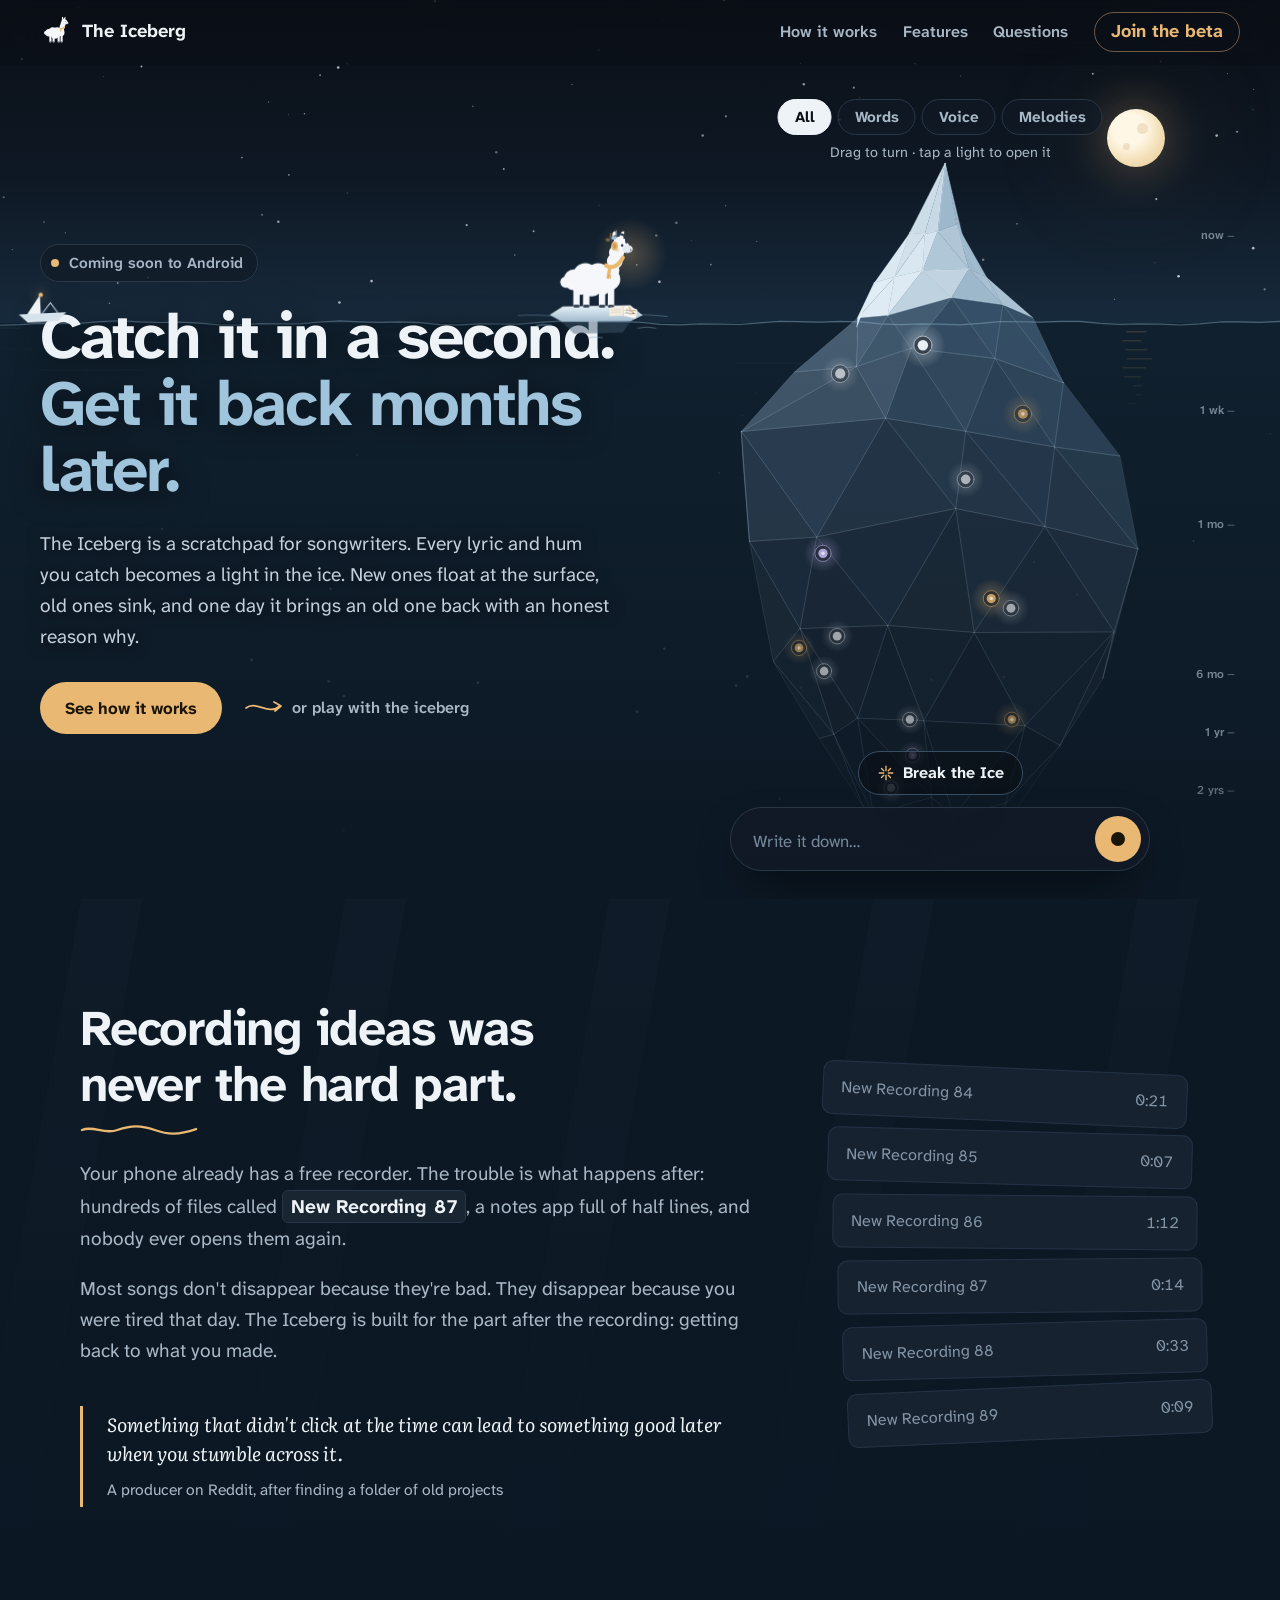
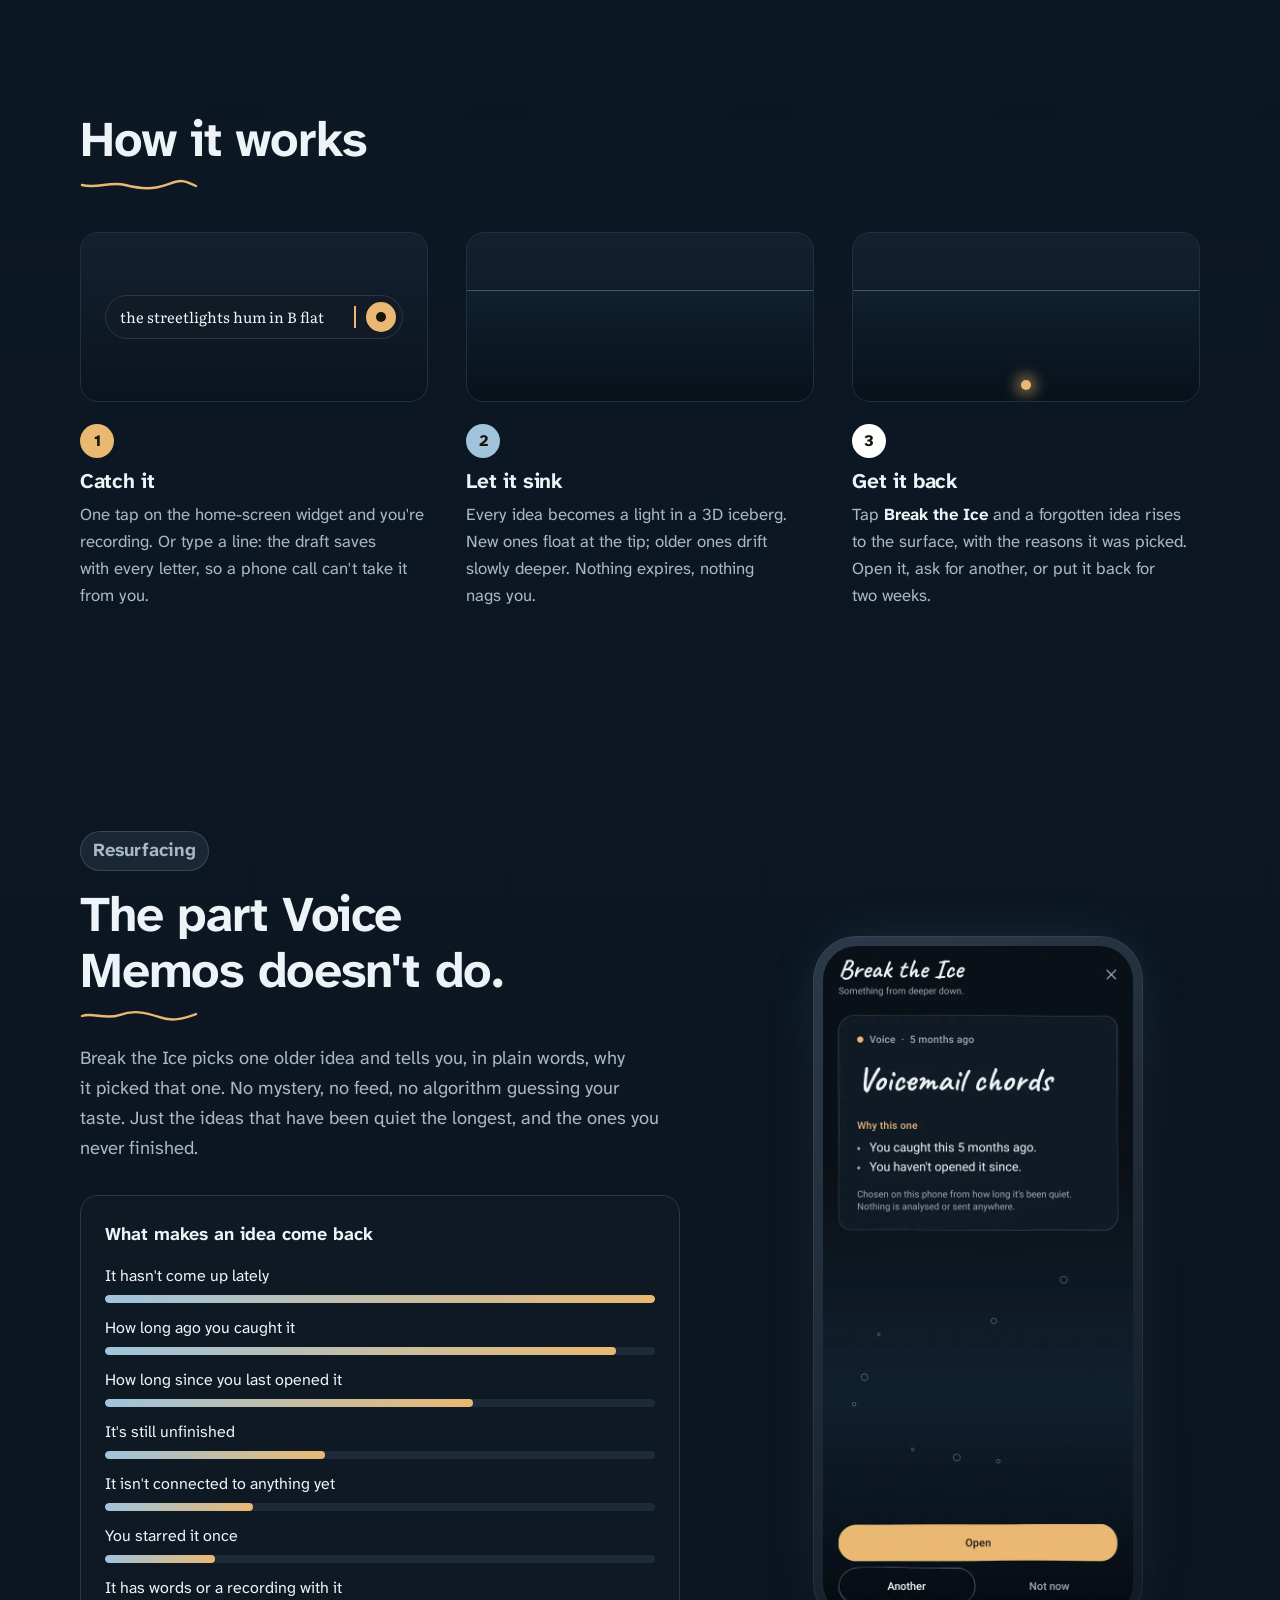
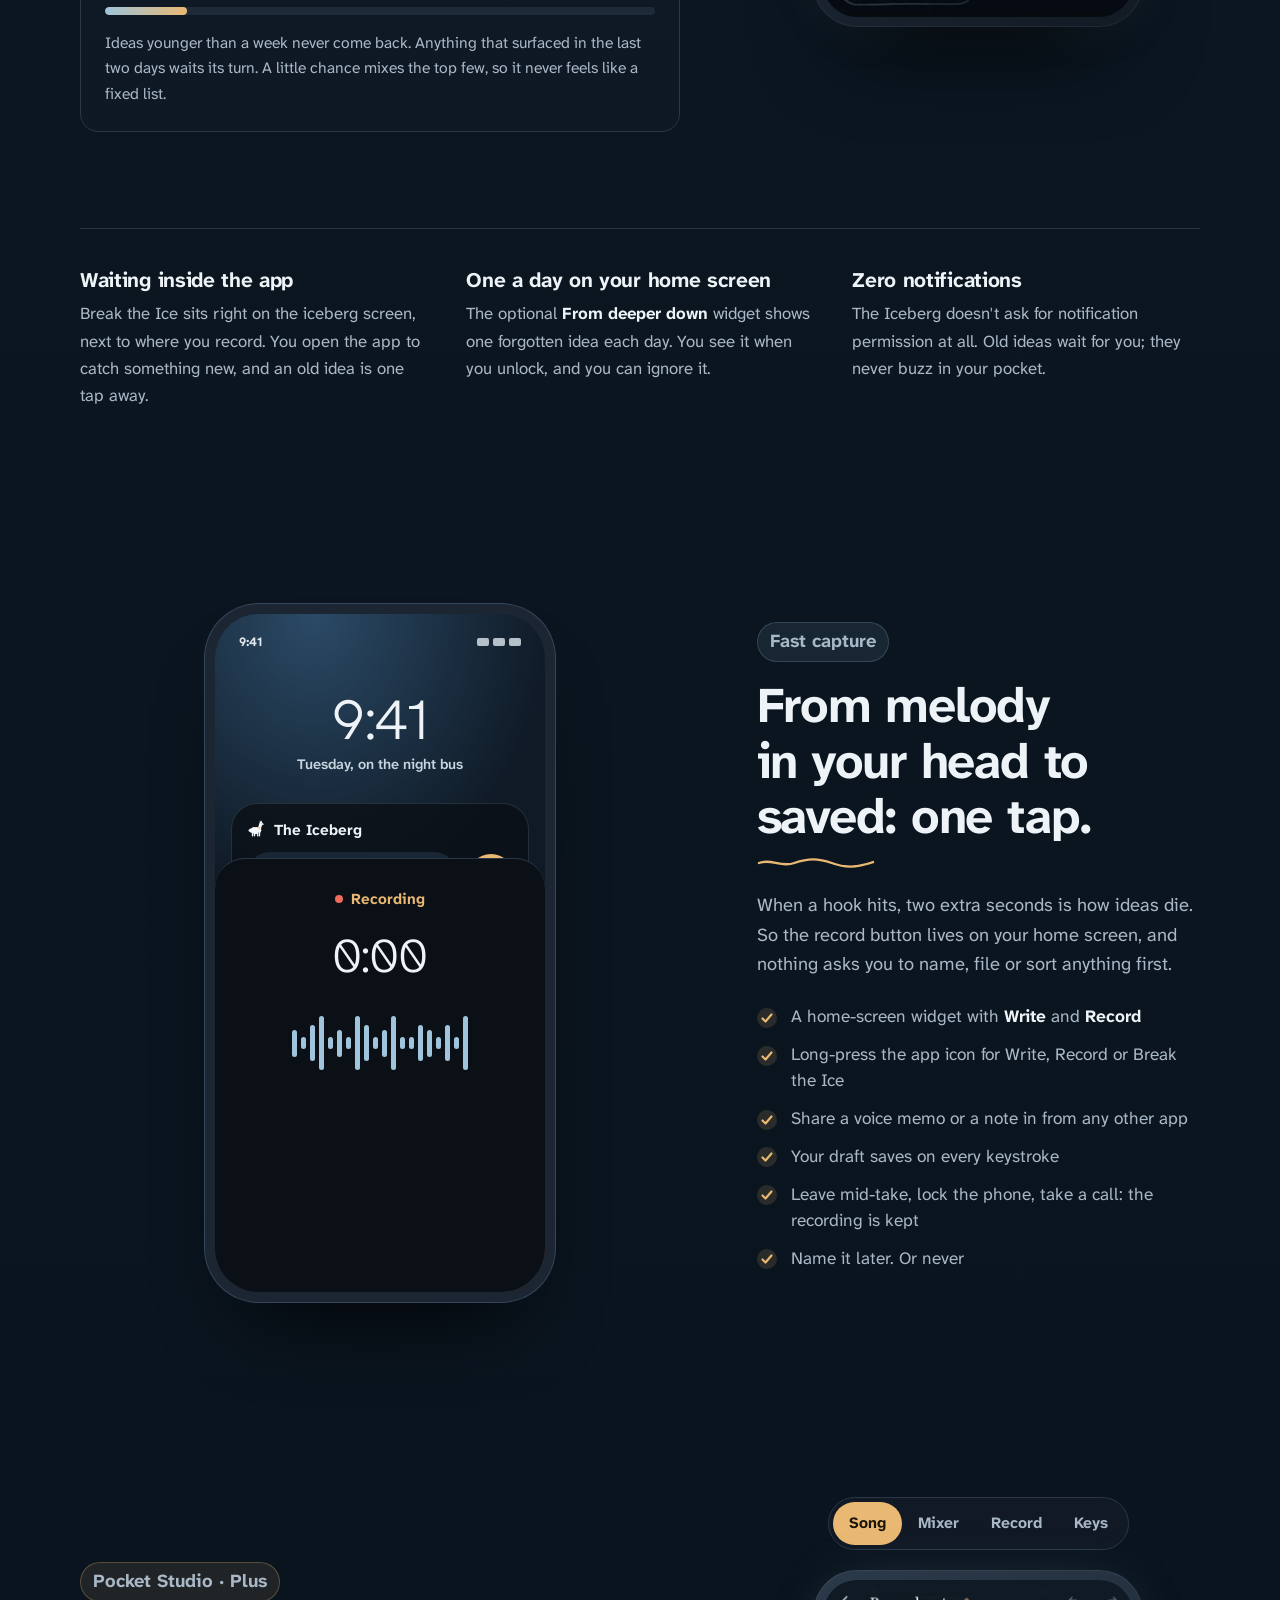
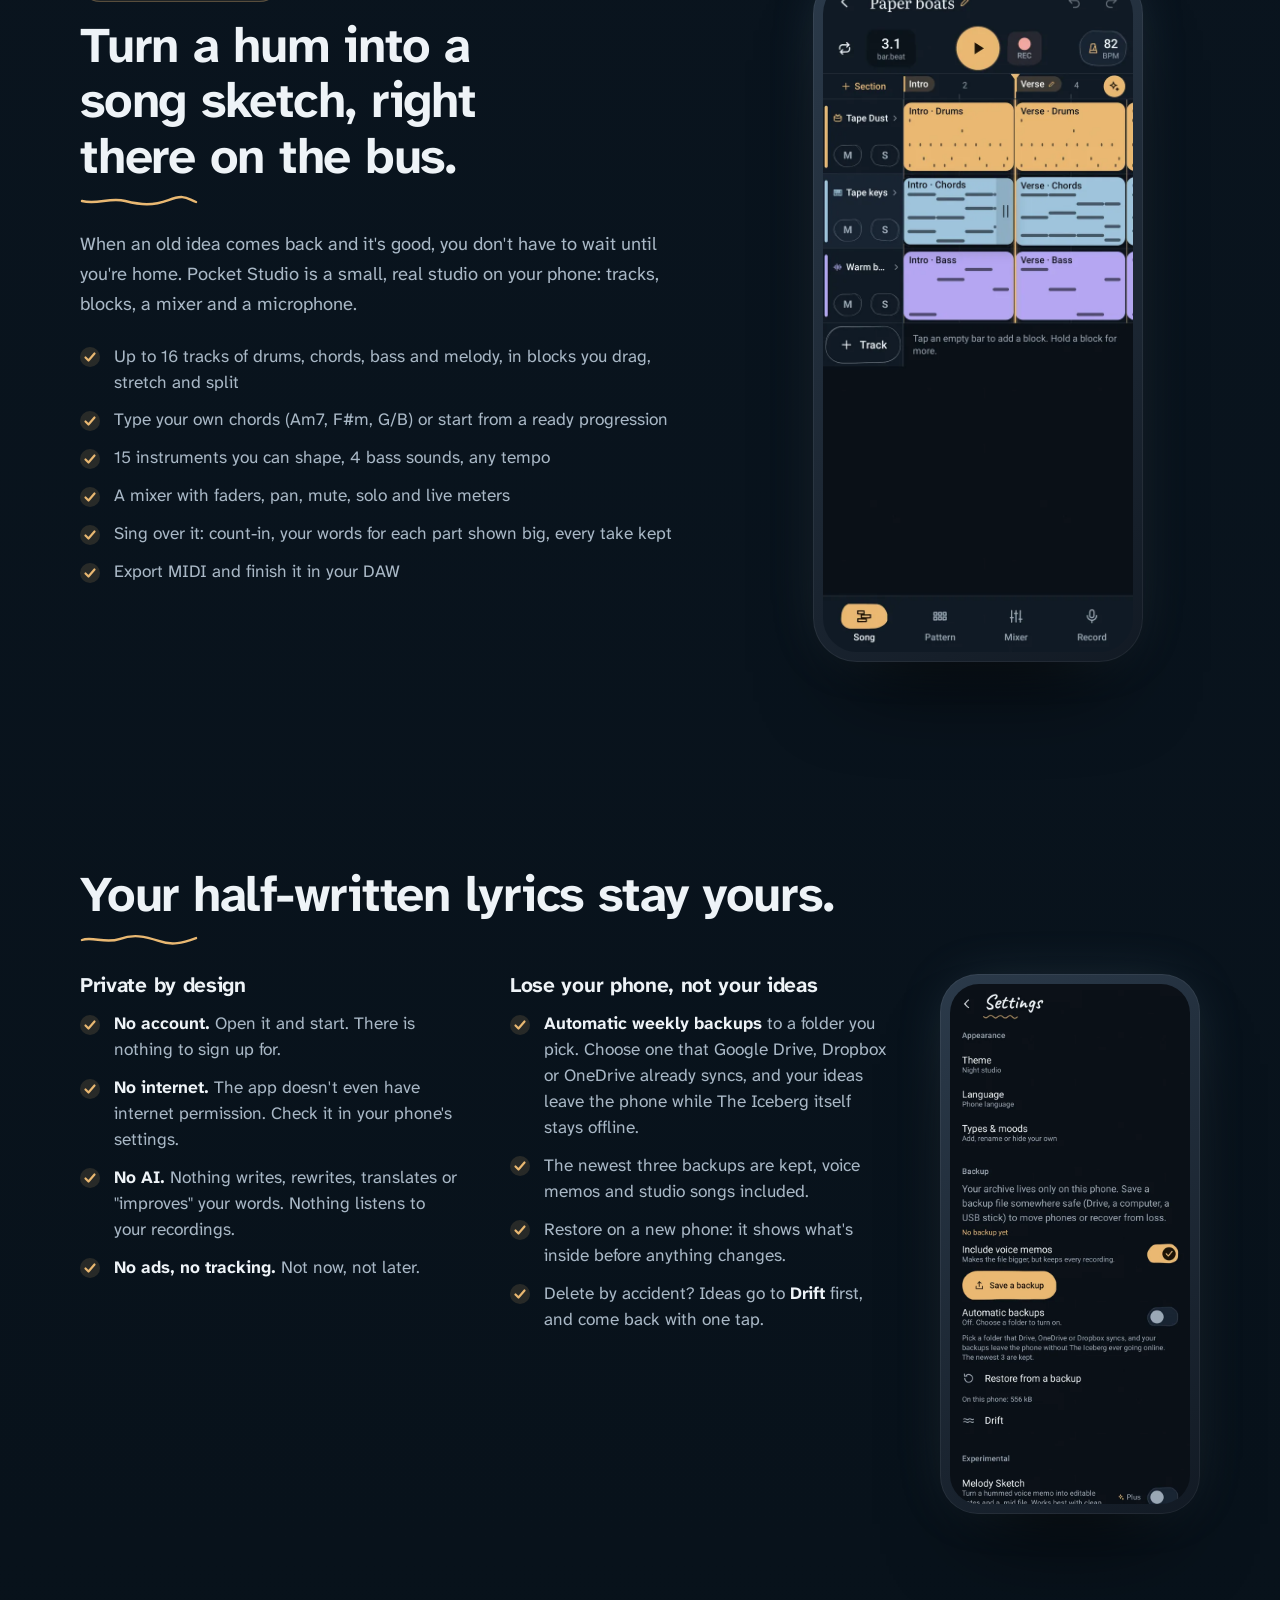
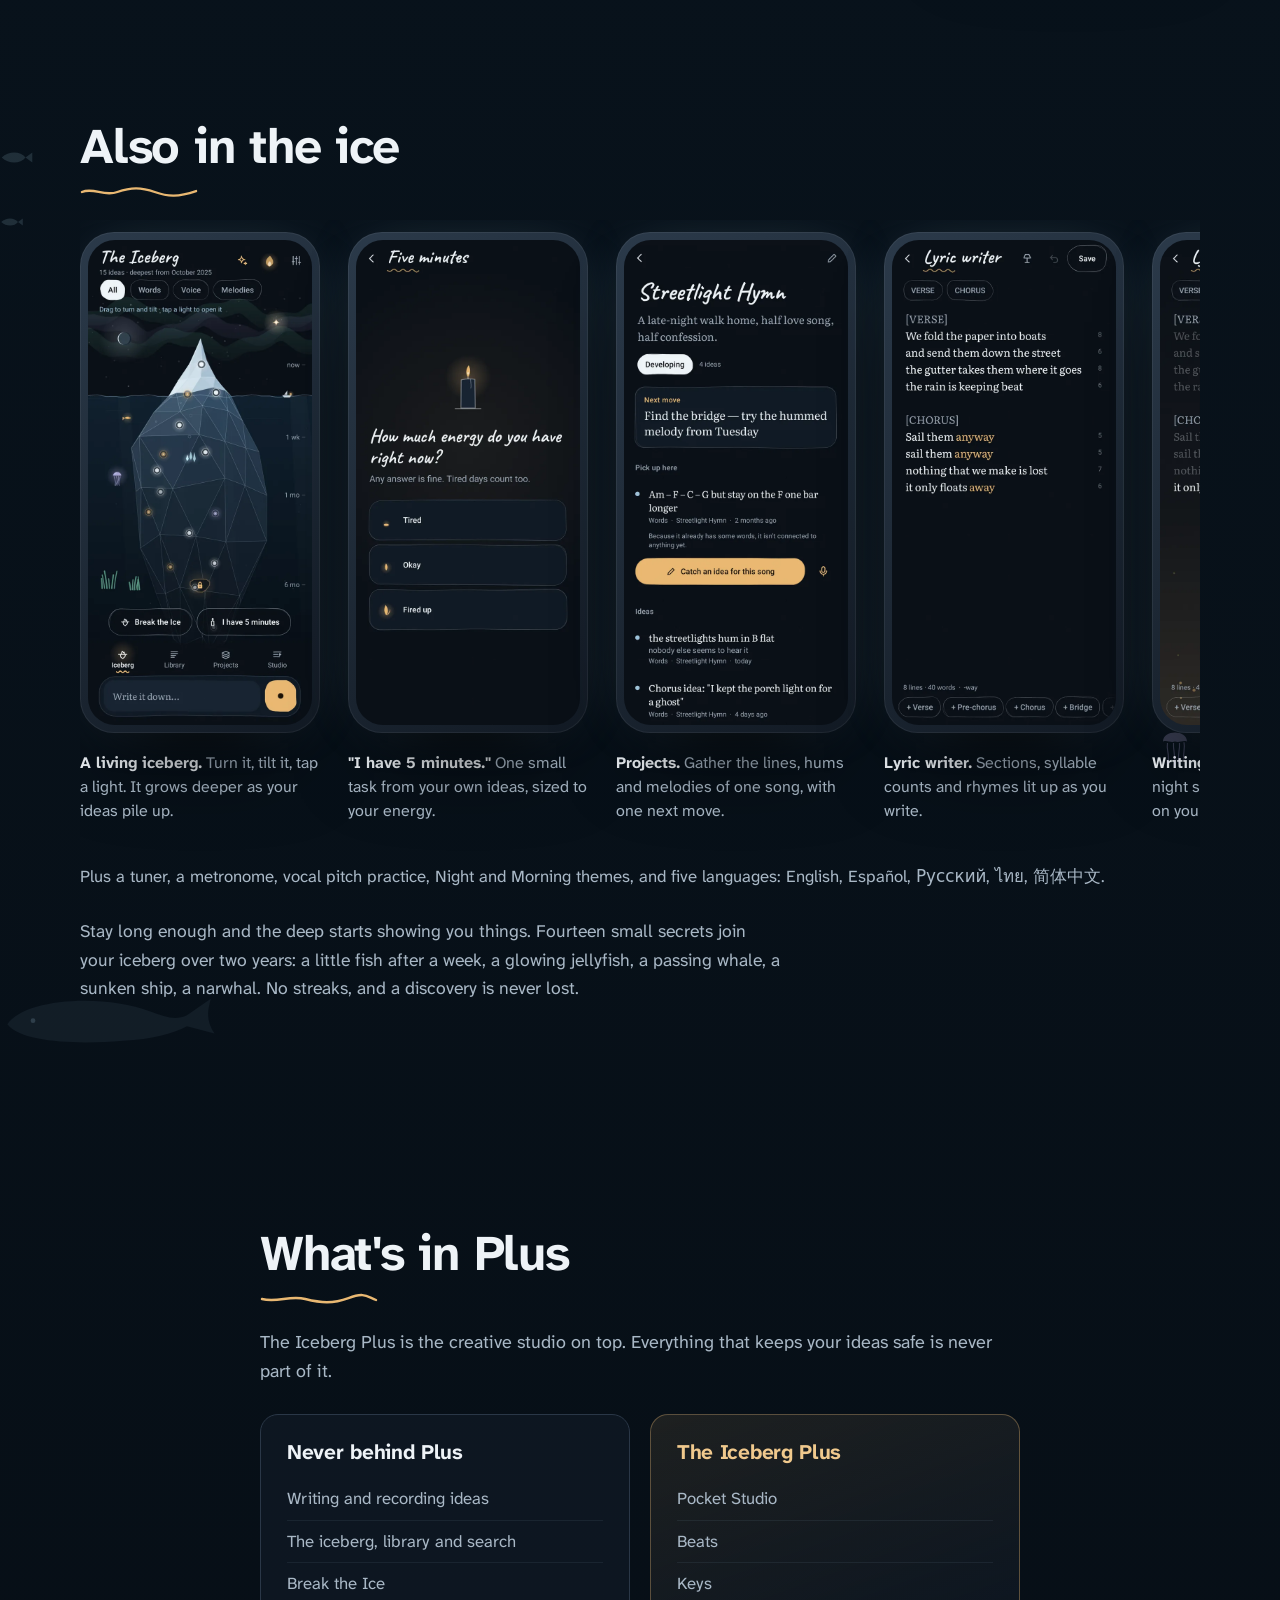
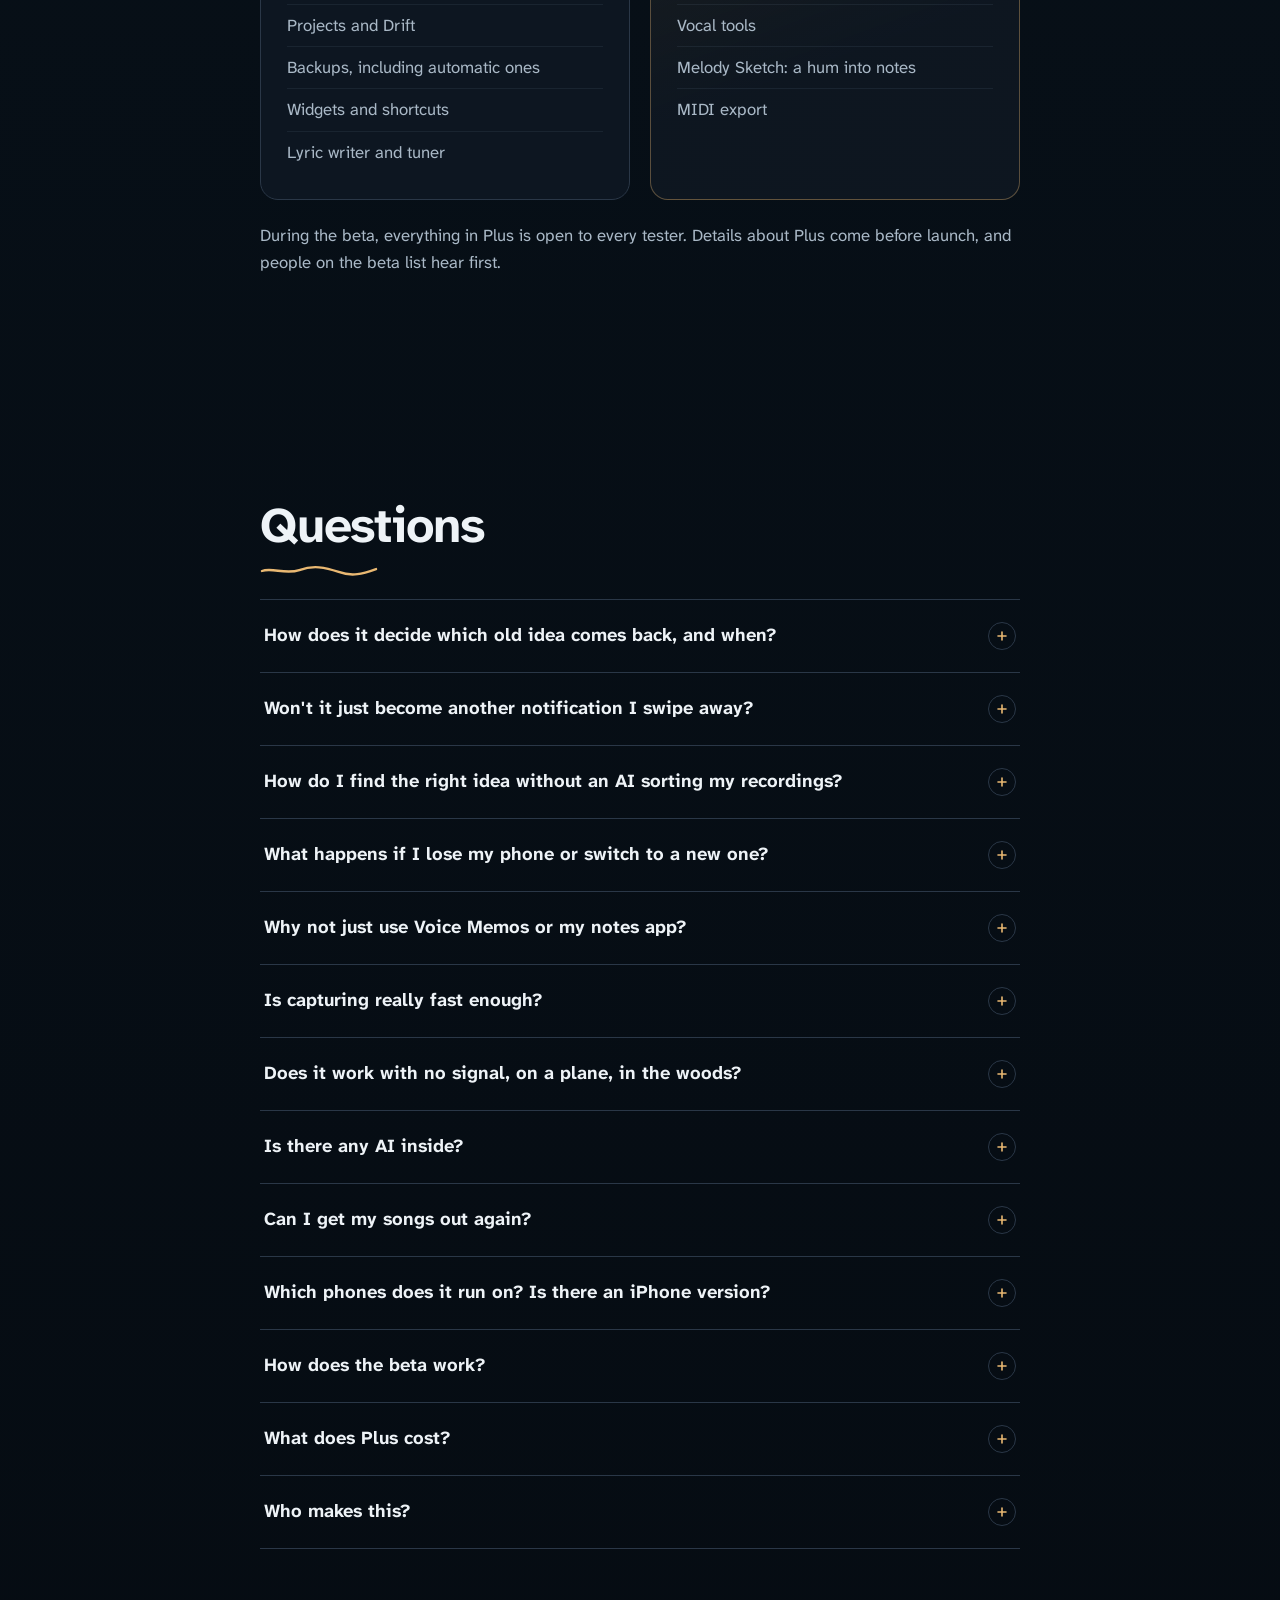
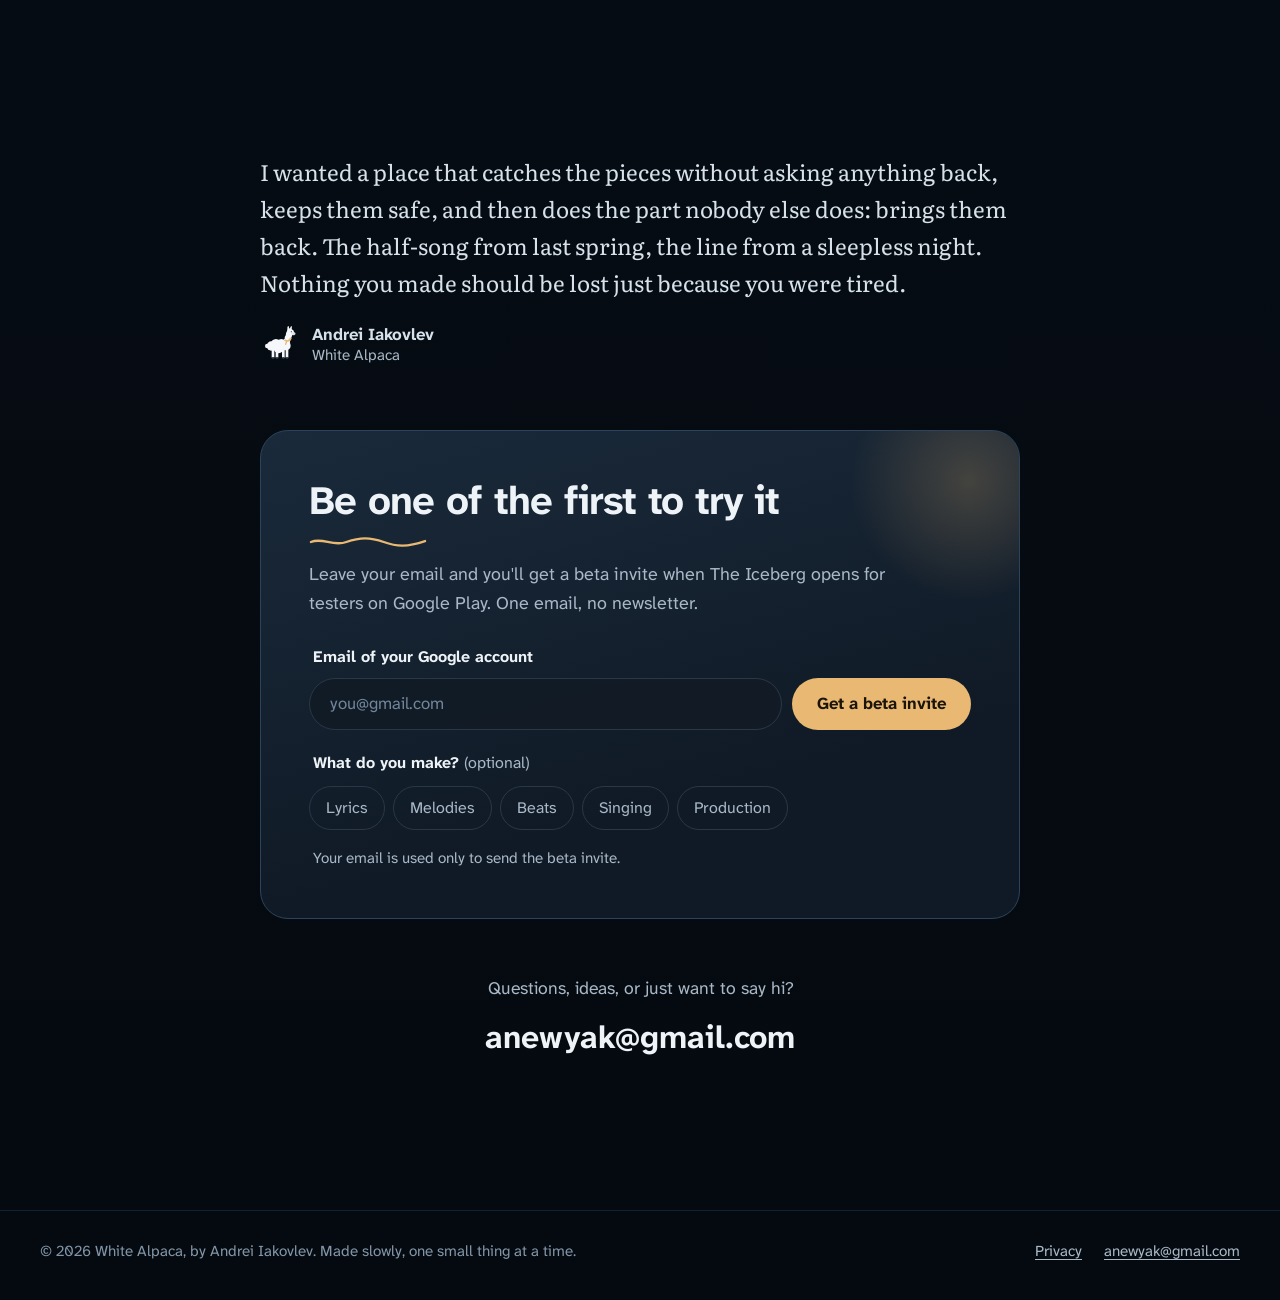
<file: index.html>
<!doctype html>
<html lang="en">
<head>
  <meta charset="utf-8">
  <meta name="viewport" content="width=device-width, initial-scale=1">
  <title>The Iceberg · Get your old song ideas back</title>
  <meta name="description" content="The Iceberg is a songwriting scratchpad for Android. Catch a lyric or a hum in one tap, and get forgotten ideas back months later, each with an honest reason why. No account, no cloud, no AI.">
  <meta property="og:title" content="The Iceberg: get your old song ideas back">
  <meta property="og:description" content="Catch a lyric or a hum in one tap. Months later, The Iceberg brings it back with an honest reason why. No account, no cloud, no AI.">
  <meta property="og:image" content="https://whitealpaca.tech/assets/share.png">
  <meta property="og:url" content="https://whitealpaca.tech/">
  <meta property="og:type" content="website">
  <meta name="twitter:card" content="summary_large_image">
  <link rel="canonical" href="https://whitealpaca.tech/">
  <meta name="theme-color" content="#0b1017">
  <link rel="icon" href="assets/alpaca.svg" type="image/svg+xml">
  <link rel="preload" href="assets/fonts/atkinson-next.woff2" as="font" type="font/woff2" crossorigin>
  <link rel="stylesheet" href="styles.css">
</head>
<body>
  <a class="skip" href="#main">Skip to content</a>

  <header class="top">
    <a class="brand" href="#main" aria-label="The Iceberg by White Alpaca, back to top">
      <img src="assets/alpaca.svg" alt="" width="32" height="32">
      <span>The Iceberg</span>
    </a>
    <nav aria-label="Sections">
      <a href="#how" data-spy="how">How it works</a>
      <a href="#resurfacing" data-spy="resurfacing">Features</a>
      <a href="#faq" data-spy="faq">Questions</a>
      <a class="btn-ghost" href="#beta" data-spy="beta">Join the beta</a>
      <svg class="nav-ink" viewBox="0 0 60 8" preserveAspectRatio="none" aria-hidden="true"><path d="M2 5 C 10 1, 18 8, 30 4 S 50 1, 58 5"/></svg>
    </nav>
  </header>

  <aside class="gauge" aria-hidden="true">
    <span class="gauge-track"><span class="gauge-fill"></span></span>
    <span class="gauge-label">now</span>
  </aside>

  <main id="main">

    <!-- ============ HERO: the app's iceberg, live ============ -->
    <section class="hero" id="hero">
      <div class="moon" aria-hidden="true"></div>
      <canvas id="berg" aria-hidden="true"></canvas>

      <div class="hero-copy">
        <p class="pill load" style="--i:0"><span class="dot"></span> Coming soon to Android</p>
        <h1 class="load" style="--i:1">Catch it in a second.<br><span class="h1-quiet">Get it back months later.</span></h1>
        <p class="lead load" style="--i:2">The Iceberg is a scratchpad for songwriters. Every lyric and hum you catch becomes a light in the ice. New ones float at the surface, old ones sink, and one day it brings an old one back with an honest reason why.</p>
        <div class="hero-actions load" style="--i:3">
          <a class="btn" href="#how">See how it works</a>
          <span class="hint-try"><svg viewBox="0 0 40 24" aria-hidden="true"><path d="M2 12 C 12 4, 24 20, 36 10 M30 6 L37 10 L31 15"/></svg> or play with the iceberg</span>
        </div>
      </div>

      <div class="scene" id="scene">
        <div class="chips load" style="--i:4" role="group" aria-label="Show ideas">
          <button type="button" class="chip on" data-filter="all" aria-pressed="true">All</button>
          <button type="button" class="chip" data-filter="words" aria-pressed="false">Words</button>
          <button type="button" class="chip" data-filter="voice" aria-pressed="false">Voice</button>
          <button type="button" class="chip" data-filter="melody" aria-pressed="false">Melodies</button>
        </div>
        <p class="scene-hint load" style="--i:5">Drag to turn · tap a light to open it</p>

        <button class="boat" type="button" aria-label="A paper boat with a lantern">
          <svg viewBox="0 0 64 40" aria-hidden="true"><path class="boat-sail" d="M30 4 L30 26 L14 26 Z"/><path class="boat-hull" d="M4 26 L60 26 L50 36 L14 36 Z"/><path class="boat-fold" d="M32 26 L42 14 L50 26"/><circle class="boat-lamp" cx="31" cy="4" r="2.6"/></svg>
        </button>
        <button class="floe" type="button" aria-label="White Alpaca on her ice floe, listening to music">
          <img src="assets/alpaca-scene.svg" alt="">
        </button>

        <article class="idea-card" id="card" hidden aria-live="polite">
          <button class="card-x" type="button" aria-label="Close">×</button>
          <p class="card-sub" data-f="sub">Something from deeper down.</p>
          <header class="card-head">
            <span class="kind" data-f="kind">Voice</span>
            <span data-f="age">5 months ago</span>
          </header>
          <h2 class="card-title" data-f="title">Voicemail chords</h2>
          <p class="card-words" data-f="words"></p>
          <button class="play" type="button" data-play aria-label="Play this idea">
            <svg class="i-play" viewBox="0 0 20 20" aria-hidden="true"><path d="M6 4l10 6-10 6z"/></svg>
            <svg class="i-stop" viewBox="0 0 20 20" aria-hidden="true"><rect x="5" y="5" width="10" height="10" rx="1.5"/></svg>
            <span class="wave" aria-hidden="true"><i></i><i></i><i></i><i></i><i></i><i></i><i></i><i></i><i></i><i></i><i></i><i></i><i></i><i></i><i></i><i></i></span>
            <span class="play-time" data-f="len">0:14</span>
          </button>
          <div class="why-this" data-f="whybox">
            <p class="why-title">Why this one</p>
            <ul data-f="reasons"></ul>
          </div>
          <div class="card-actions" data-f="actions">
            <button class="btn btn-small" type="button" data-another>Another</button>
            <button class="btn-text" type="button" data-notnow>Not now</button>
          </div>
          <p class="card-foot" data-f="foot">Chosen on this phone from how long it's been quiet. Nothing is analysed or sent anywhere.</p>
        </article>

        <div class="scene-bottom load" style="--i:6">
          <button class="bti" type="button" data-bti>
            <svg viewBox="0 0 24 24" aria-hidden="true"><path d="M12 3v6M12 15v6M3 12h6M15 12h6M6 6l3 3M15 15l3 3M18 6l-3 3M9 15l-3 3"/></svg>
            Break the Ice
          </button>
          <form class="dock" id="dock" autocomplete="off">
            <label class="sr-only" for="dock-input">Write an idea</label>
            <input id="dock-input" type="text" maxlength="90" placeholder="Write it down…" enterkeyhint="done">
            <button class="dock-rec" type="submit" aria-label="Record a voice memo">
              <span class="rec-dot"></span>
              <svg class="keep-ico" viewBox="0 0 20 20" aria-hidden="true"><path d="M4.5 10.5l3.5 3.5 7.5-8"/></svg>
            </button>
            <span class="dock-timer" aria-live="polite"></span>
          </form>
          <p class="dock-toast" role="status" aria-live="polite"></p>
        </div>
      </div>
    </section>

    <div class="sea">

      <!-- ============ PROBLEM ============ -->
      <section class="problem" data-depth="1 day">
        <div class="wrap split-problem">
          <div>
            <h2 class="reveal">Recording ideas was never the hard part.</h2>
            <p class="reveal">Your phone already has a free recorder. The trouble is what happens after: hundreds of files called <span class="file">New Recording <span class="count" data-count="87">87</span></span>, a notes app full of half lines, and nobody ever opens them again.</p>
            <p class="reveal">Most songs don't disappear because they're bad. They disappear because you were tired that day. The Iceberg is built for the part after the recording: getting back to what you made.</p>
            <blockquote class="reveal">
              <p>Something that didn't click at the time can lead to something good later when you stumble across it.</p>
              <footer>A producer on Reddit, after finding a folder of old projects</footer>
            </blockquote>
          </div>
          <div class="pile reveal" aria-hidden="true">
            <span style="--n:0">New Recording 84 <i>0:21</i></span>
            <span style="--n:1">New Recording 85 <i>0:07</i></span>
            <span style="--n:2">New Recording 86 <i>1:12</i></span>
            <span style="--n:3" class="pile-keep">New Recording 87 <i>0:14</i></span>
            <span style="--n:4">New Recording 88 <i>0:33</i></span>
            <span style="--n:5">New Recording 89 <i>0:09</i></span>
          </div>
        </div>
      </section>

      <!-- ============ HOW IT WORKS ============ -->
      <section class="how" id="how" data-depth="1 week">
        <div class="wrap">
          <h2 class="reveal">How it works</h2>
          <ol class="steps">
            <li class="reveal">
              <div class="vignette v-catch" aria-hidden="true">
                <div class="mini-dock"><span class="typed">the streetlights hum in B flat</span><span class="mini-rec"></span></div>
                <span class="mini-light"></span>
              </div>
              <span class="step-n">1</span>
              <h3>Catch it</h3>
              <p>One tap on the home-screen widget and you're recording. Or type a line: the draft saves with every letter, so a phone call can't take it from you.</p>
            </li>
            <li class="reveal">
              <div class="vignette v-sink" aria-hidden="true">
                <span class="v-water"></span>
                <p style="--x:8%;--d:0s">your coat still smells like November</p>
                <p style="--x:22%;--d:-3s">Am – F – C – G</p>
                <p style="--x:4%;--d:-6s">a kitchen at 3am</p>
                <p style="--x:30%;--d:-9s">♪ 0:14, night bus</p>
              </div>
              <span class="step-n">2</span>
              <h3>Let it sink</h3>
              <p>Every idea becomes a light in a 3D iceberg. New ones float at the tip; older ones drift slowly deeper. Nothing expires, nothing nags you.</p>
            </li>
            <li class="reveal">
              <div class="vignette v-rise" aria-hidden="true">
                <span class="v-water"></span>
                <span class="rise-light"></span>
                <span class="rise-ring"></span>
                <span class="rise-label">You caught this 5 months ago.</span>
              </div>
              <span class="step-n">3</span>
              <h3>Get it back</h3>
              <p>Tap <strong>Break the Ice</strong> and a forgotten idea rises to the surface, with the reasons it was picked. Open it, ask for another, or put it back for two weeks.</p>
            </li>
          </ol>
        </div>
      </section>

      <!-- ============ RESURFACING ============ -->
      <section class="feature" id="resurfacing" data-depth="1 month">
        <div class="wrap split">
          <div class="feature-copy">
            <p class="tag">Resurfacing</p>
            <h2 class="reveal">The part Voice Memos doesn't do.</h2>
            <p class="reveal">Break the Ice picks one older idea and tells you, in plain words, why it picked that one. No mystery, no feed, no algorithm guessing your taste. Just the ideas that have been quiet the longest, and the ones you never finished.</p>

            <div class="weights reveal">
              <p class="weights-title">What makes an idea come back</p>
              <ul>
                <li style="--w:100%"><span>It hasn't come up lately</span><i></i></li>
                <li style="--w:93%"><span>How long ago you caught it</span><i></i></li>
                <li style="--w:67%"><span>How long since you last opened it</span><i></i></li>
                <li style="--w:40%"><span>It's still unfinished</span><i></i></li>
                <li style="--w:27%"><span>It isn't connected to anything yet</span><i></i></li>
                <li style="--w:20%"><span>You starred it once</span><i></i></li>
                <li style="--w:15%"><span>It has words or a recording with it</span><i></i></li>
              </ul>
              <p class="weights-note">Ideas younger than a week never come back. Anything that surfaced in the last two days waits its turn. A little chance mixes the top few, so it never feels like a fixed list.</p>
            </div>
          </div>
          <figure class="phone reveal"><img src="assets/screens/bti.webp" width="320" height="693" alt="Break the Ice in the app: a voice memo called Voicemail chords from 5 months ago. Why this one: you caught this 5 months ago, you haven't opened it since. Buttons: Open, Another, Not now." loading="lazy"></figure>
        </div>

        <div class="wrap">
          <ul class="where reveal">
            <li>
              <h3>Waiting inside the app</h3>
              <p>Break the Ice sits right on the iceberg screen, next to where you record. You open the app to catch something new, and an old idea is one tap away.</p>
            </li>
            <li>
              <h3>One a day on your home screen</h3>
              <p>The optional <strong>From deeper down</strong> widget shows one forgotten idea each day. You see it when you unlock, and you can ignore it.</p>
            </li>
            <li>
              <h3>Zero notifications</h3>
              <p>The Iceberg doesn't ask for notification permission at all. Old ideas wait for you; they never buzz in your pocket.</p>
            </li>
          </ul>
        </div>
      </section>

      <!-- ============ CAPTURE ============ -->
      <section class="feature" id="capture" data-depth="2 months">
        <div class="wrap split flip">
          <div class="feature-copy">
            <p class="tag">Fast capture</p>
            <h2 class="reveal">From melody in your head to saved: one tap.</h2>
            <p class="reveal">When a hook hits, two extra seconds is how ideas die. So the record button lives on your home screen, and nothing asks you to name, file or sort anything first.</p>
            <ul class="ticks reveal">
              <li>A home-screen widget with <strong>Write</strong> and <strong>Record</strong></li>
              <li>Long-press the app icon for Write, Record or Break the Ice</li>
              <li>Share a voice memo or a note in from any other app</li>
              <li>Your draft saves on every keystroke</li>
              <li>Leave mid-take, lock the phone, take a call: the recording is kept</li>
              <li>Name it later. Or never</li>
            </ul>
          </div>

          <div class="homescreen reveal" id="homescreen" aria-label="Demo: recording from the home-screen widget">
            <div class="hs-status"><span>9:41</span><span class="hs-icons"><i></i><i></i><i></i></span></div>
            <div class="hs-clock">9:41<small>Tuesday, on the night bus</small></div>
            <div class="widget">
              <div class="widget-head"><img src="assets/alpaca.svg" alt="" width="20" height="20"> The Iceberg</div>
              <div class="widget-row">
                <span class="widget-field">Write it down…</span>
                <span class="widget-rec"><span class="tap"></span></span>
              </div>
            </div>
            <div class="hs-apps" aria-hidden="true"><i></i><i></i><i></i><i></i></div>
            <div class="rec-sheet">
              <p class="rec-label">Recording</p>
              <p class="rec-time">0:00</p>
              <div class="rec-wave"><i></i><i></i><i></i><i></i><i></i><i></i><i></i><i></i><i></i><i></i><i></i><i></i><i></i><i></i><i></i><i></i><i></i><i></i><i></i><i></i></div>
              <p class="rec-kept">Kept. It's at the top of your iceberg.</p>
            </div>
            <button class="hs-replay btn-text" type="button" data-replay>Play the demo again</button>
          </div>
        </div>
      </section>

      <!-- ============ POCKET STUDIO ============ -->
      <section class="feature" id="studio" data-depth="6 months">
        <div class="wrap split">
          <div class="feature-copy">
            <p class="tag tag-plus">Pocket Studio · Plus</p>
            <h2 class="reveal">Turn a hum into a song sketch, right there on the bus.</h2>
            <p class="reveal">When an old idea comes back and it's good, you don't have to wait until you're home. Pocket Studio is a small, real studio on your phone: tracks, blocks, a mixer and a microphone.</p>
            <ul class="ticks reveal">
              <li>Up to 16 tracks of drums, chords, bass and melody, in blocks you drag, stretch and split</li>
              <li>Type your own chords (Am7, F#m, G/B) or start from a ready progression</li>
              <li>15 instruments you can shape, 4 bass sounds, any tempo</li>
              <li>A mixer with faders, pan, mute, solo and live meters</li>
              <li>Sing over it: count-in, your words for each part shown big, every take kept</li>
              <li>Export MIDI and finish it in your DAW</li>
            </ul>
          </div>
          <div class="studio-shots reveal">
            <div class="seg" role="tablist" aria-label="Pocket Studio views">
              <button role="tab" aria-selected="true" aria-controls="shot" data-shot="studio-song" data-alt="Pocket Studio song view: colour-coded tracks for drums, chords and bass laid out in blocks across Intro and Verse.">Song</button>
              <button role="tab" aria-selected="false" aria-controls="shot" data-shot="studio-mixer" data-alt="Pocket Studio mixer: a fader, pan knob, mute and solo for each track, plus a master fader.">Mixer</button>
              <button role="tab" aria-selected="false" aria-controls="shot" data-shot="studio-record" data-alt="Pocket Studio record view: the verse lyrics shown big, start bar, count-in, backing volume and a large record button.">Record</button>
              <button role="tab" aria-selected="false" aria-controls="shot" data-shot="keys" data-alt="Keys: a piano keyboard with a piano roll of recorded notes above it.">Keys</button>
            </div>
            <figure class="phone" id="shot" role="tabpanel"><img src="assets/screens/studio-song.webp" width="320" height="693" alt="Pocket Studio song view: colour-coded tracks for drums, chords and bass laid out in blocks across Intro and Verse." loading="lazy"></figure>
          </div>
        </div>
      </section>

      <!-- ============ PRIVATE + BACKUPS ============ -->
      <section class="feature yours" id="private" data-depth="1 year">
        <div class="wrap">
          <h2 class="reveal">Your half-written lyrics stay yours.</h2>
          <div class="yours-grid">
            <div class="yours-col reveal">
              <h3>Private by design</h3>
              <ul class="ticks">
                <li><strong>No account.</strong> Open it and start. There is nothing to sign up for.</li>
                <li><strong>No internet.</strong> The app doesn't even have internet permission. Check it in your phone's settings.</li>
                <li><strong>No AI.</strong> Nothing writes, rewrites, translates or "improves" your words. Nothing listens to your recordings.</li>
                <li><strong>No ads, no tracking.</strong> Not now, not later.</li>
              </ul>
            </div>
            <div class="yours-col reveal">
              <h3>Lose your phone, not your ideas</h3>
              <ul class="ticks">
                <li><strong>Automatic weekly backups</strong> to a folder you pick. Choose one that Google Drive, Dropbox or OneDrive already syncs, and your ideas leave the phone while The Iceberg itself stays offline.</li>
                <li>The newest three backups are kept, voice memos and studio songs included.</li>
                <li>Restore on a new phone: it shows what's inside before anything changes.</li>
                <li>Delete by accident? Ideas go to <strong>Drift</strong> first, and come back with one tap.</li>
              </ul>
            </div>
            <figure class="phone small reveal"><img src="assets/screens/settings.webp" width="260" height="563" alt="Settings: Save a backup, include voice memos, automatic backups to a folder that Drive, OneDrive or Dropbox syncs, restore from a backup." loading="lazy"></figure>
          </div>
        </div>
      </section>

      <!-- ============ MORE + DISCOVERIES ============ -->
      <section class="more" data-depth="2 years">
        <div class="swimmers" aria-hidden="true">
          <svg class="fish f1" viewBox="0 0 40 20"><path d="M2 10 C 10 2, 24 2, 30 10 C 24 18, 10 18, 2 10 Z M30 10 L38 4 L38 16 Z"/></svg>
          <svg class="fish f2" viewBox="0 0 40 20"><path d="M2 10 C 10 2, 24 2, 30 10 C 24 18, 10 18, 2 10 Z M30 10 L38 4 L38 16 Z"/></svg>
          <svg class="jelly" viewBox="0 0 40 60"><path class="bell" d="M4 22 C 4 6, 36 6, 36 22 C 30 20, 26 24, 20 22 C 14 24, 10 20, 4 22 Z"/><path class="tent" d="M10 24 C 8 34, 14 40, 10 52 M18 24 C 17 36, 22 42, 19 56 M26 24 C 27 34, 22 42, 26 52 M32 23 C 34 32, 30 38, 32 46"/></svg>
          <svg class="whale" viewBox="0 0 240 80"><path d="M8 44 C 26 16, 112 10, 164 30 C 180 36, 192 40, 204 34 L 230 16 C 226 30, 225 40, 234 54 L 204 46 C 188 54, 166 60, 134 62 C 84 66, 24 64, 8 44 Z"/><circle cx="36" cy="40" r="2.6" class="eye"/></svg>
        </div>
        <div class="wrap">
          <h2 class="reveal">Also in the ice</h2>
          <div class="gallery reveal" tabindex="0" aria-label="More screens from the app, scroll sideways">
            <figure><div class="phone"><img src="assets/screens/iceberg.webp" width="240" height="520" alt="The iceberg: ideas as lights inside a 3D iceberg, with depth marks for now, 1 week, 1 month and 6 months." loading="lazy"></div><figcaption><strong>A living iceberg.</strong> Turn it, tilt it, tap a light. It grows deeper as your ideas pile up.</figcaption></figure>
            <figure><div class="phone"><img src="assets/screens/five.webp" width="240" height="520" alt="Five minutes: how much energy do you have right now? Tired, Okay, Fired up." loading="lazy"></div><figcaption><strong>"I have 5 minutes."</strong> One small task from your own ideas, sized to your energy.</figcaption></figure>
            <figure><div class="phone"><img src="assets/screens/projects.webp" width="240" height="520" alt="A song project with its ideas, memos and one clear next move." loading="lazy"></div><figcaption><strong>Projects.</strong> Gather the lines, hums and melodies of one song, with one next move.</figcaption></figure>
            <figure><div class="phone"><img src="assets/screens/lyrics.webp" width="240" height="520" alt="Lyric writer with verse and chorus sections, syllable counts and rhyme highlights." loading="lazy"></div><figcaption><strong>Lyric writer.</strong> Sections, syllable counts and rhymes lit up as you write.</figcaption></figure>
            <figure><div class="phone"><img src="assets/screens/room.webp" width="240" height="520" alt="The writing room: lyrics by a warm fireplace." loading="lazy"></div><figcaption><strong>Writing room.</strong> Rain, a fire or the night sky, with soft sound made on your phone.</figcaption></figure>
            <figure><div class="phone"><img src="assets/screens/library.webp" width="240" height="520" alt="Library: search words, projects and keys, grouped by today, this week and this month." loading="lazy"></div><figcaption><strong>Library.</strong> Search every lyric, key, BPM, chord and memo note.</figcaption></figure>
            <figure><div class="phone"><img src="assets/screens/beats.webp" width="240" height="520" alt="Beats: a 16-step drum machine with kits." loading="lazy"></div><figcaption><strong>Beats.</strong> A 16-step drum machine with 21 sounds and swing.</figcaption></figure>
          </div>
          <p class="more-line reveal">Plus a tuner, a metronome, vocal pitch practice, Night and Morning themes, and five languages: English, Español, Русский, ไทย, 简体中文.</p>
          <p class="discover reveal">Stay long enough and the deep starts showing you things. Fourteen small secrets join your iceberg over two years: a little fish after a week, a glowing jellyfish, a passing whale, a sunken ship, a narwhal. No streaks, and a discovery is never lost.</p>
        </div>
      </section>

      <!-- ============ PLUS ============ -->
      <section class="plus" id="plus" data-depth="the deep">
        <div class="wrap narrow">
          <h2 class="reveal">What's in Plus</h2>
          <p class="reveal">The Iceberg Plus is the creative studio on top. Everything that keeps your ideas safe is never part of it.</p>
          <div class="plus-cols reveal">
            <div>
              <h3>Never behind Plus</h3>
              <ul>
                <li>Writing and recording ideas</li>
                <li>The iceberg, library and search</li>
                <li>Break the Ice</li>
                <li>Projects and Drift</li>
                <li>Backups, including automatic ones</li>
                <li>Widgets and shortcuts</li>
                <li>Lyric writer and tuner</li>
              </ul>
            </div>
            <div class="plus-side">
              <h3>The Iceberg Plus</h3>
              <ul>
                <li>Pocket Studio</li>
                <li>Beats</li>
                <li>Keys</li>
                <li>Vocal tools</li>
                <li>Melody Sketch: a hum into notes</li>
                <li>MIDI export</li>
              </ul>
            </div>
          </div>
          <p class="plus-note reveal">During the beta, everything in Plus is open to every tester. Details about Plus come before launch, and people on the beta list hear first.</p>
        </div>
      </section>

      <!-- ============ FAQ ============ -->
      <section class="faq" id="faq" data-depth="the deep">
        <div class="wrap narrow">
          <h2 class="reveal">Questions</h2>

          <details>
            <summary>How does it decide which old idea comes back, and when?</summary>
            <div><p>Only when you ask, by tapping Break the Ice, or once a day in the optional widget. There's no schedule pushing ideas at you.</p><p>When you ask, every idea gets a simple score on your phone. The biggest parts are time: how long ago you caught it, how long since you opened it, and whether it surfaced recently. Unfinished ideas, ideas not connected to anything, starred ideas and ideas with a recording get a small push. One of the top few is picked, and the screen shows you which of those reasons applied. Ideas younger than a week are left alone, and <em>Not now</em> hides one for two weeks.</p></div>
          </details>

          <details>
            <summary>Won't it just become another notification I swipe away?</summary>
            <div><p>It doesn't send notifications at all. The app never asks for that permission. Old ideas live inside the app, right next to the record button, and in a widget only if you add one.</p></div>
          </details>

          <details>
            <summary>How do I find the right idea without an AI sorting my recordings?</summary>
            <div><p>The same way you'd find something in a good notebook, just faster. Search covers your lyrics, titles, projects, key, BPM, chords and the notes you add to memos. Filter by words, voice or melodies, or by starred ideas. Group lines and hums into a project for one song, and connect ideas to each other. When you want a surprise instead, Break the Ice brings up what's been quiet longest.</p></div>
          </details>

          <details>
            <summary>What happens if I lose my phone or switch to a new one?</summary>
            <div><p>Turn on automatic backups and pick a folder that Google Drive, Dropbox or OneDrive already syncs. Every week The Iceberg writes a backup file there, with your voice memos if you like, and keeps the newest three. Your sync app carries it off the phone. On a new phone, install The Iceberg, choose <em>Restore from a backup</em>, check what's inside, and you're back. You can also save a backup by hand any time.</p></div>
          </details>

          <details>
            <summary>Why not just use Voice Memos or my notes app?</summary>
            <div><p>They're great at recording, and The Iceberg doesn't try to beat them at that. It keeps your lyrics and your hums in one place, lets you attach a recording to the line it belongs to, and does the thing they don't: it brings old ideas back to you. You can even share recordings from your old recorder straight into The Iceberg.</p></div>
          </details>

          <details>
            <summary>Is capturing really fast enough?</summary>
            <div><p>From your home screen, one tap on the widget's record button starts a take. There's also a launcher shortcut (long-press the icon) and a share button from other apps. Nothing asks for a title or folder first. If you get interrupted, the take and your typed draft are kept.</p></div>
          </details>

          <details>
            <summary>Does it work with no signal, on a plane, in the woods?</summary>
            <div><p>Yes, always. The app has no internet access at all, so it works the same everywhere.</p></div>
          </details>

          <details>
            <summary>Is there any AI inside?</summary>
            <div><p>No. Nothing in the app generates or rewrites content, and your recordings are never analysed somewhere else. The one experimental tool, Melody Sketch, turns a hummed memo into notes using plain pitch detection on your phone, and it's off unless you switch it on.</p></div>
          </details>

          <details>
            <summary>Can I get my songs out again?</summary>
            <div><p>Yes. Backups are ordinary ZIP files with your audio inside. Studio songs and melodies export as MIDI for any DAW. Your words are plain text you can select and copy anywhere.</p></div>
          </details>

          <details>
            <summary>Which phones does it run on? Is there an iPhone version?</summary>
            <div><p>Android 8.0 or newer. The Iceberg is Android first; an iPhone version is planned for later. Leave your email and you'll hear when that changes.</p></div>
          </details>

          <details>
            <summary>How does the beta work?</summary>
            <div><p>The beta runs as a closed test on Google Play. Leave the email of the Google account you use on your Android phone. When it opens, you get one email with a link to join and install the app from Play. You can leave the test whenever you like, and your ideas stay on your phone.</p></div>
          </details>

          <details>
            <summary>What does Plus cost?</summary>
            <div><p>That isn't decided yet. During the beta, every Plus tool is open to testers. Capturing, the iceberg, Break the Ice and backups are never part of Plus.</p></div>
          </details>

          <details>
            <summary>Who makes this?</summary>
            <div><p>Me, Andrei Iakovlev. White Alpaca is my one-person studio, and The Iceberg is its first app. I make it slowly and with care, because I also had a phone full of forgotten hums. Write to me any time at <a href="mailto:anewyak@gmail.com">anewyak@gmail.com</a>.</p></div>
          </details>
        </div>
      </section>

      <!-- ============ LETTER + BETA ============ -->
      <section class="beta" id="beta" data-depth="the sea floor">
        <div class="wrap narrow">
          <div class="letter reveal">
            <p>I wanted a place that catches the pieces without asking anything back, keeps them safe, and then does the part nobody else does: brings them back. The half-song from last spring, the line from a sleepless night. Nothing you made should be lost just because you were tired.</p>
            <p class="sign"><img src="assets/alpaca.svg" alt="" width="40" height="40"> <span>Andrei Iakovlev<small>White Alpaca</small></span></p>
          </div>

          <div class="beta-box reveal">
            <h2>Be one of the first to try it</h2>
            <p>Leave your email and you'll get a beta invite when The Iceberg opens for testers on Google Play. One email, no newsletter.</p>
            <form class="signup" data-signup novalidate>
              <label for="beta-email">Email of your Google account</label>
              <div class="signup-row">
                <input id="beta-email" name="email" type="email" inputmode="email" autocomplete="email" placeholder="you@gmail.com" required>
                <button class="btn" type="submit">Get a beta invite</button>
              </div>
              <fieldset class="makes">
                <legend>What do you make? <span>(optional)</span></legend>
                <label><input type="checkbox" name="makes" value="lyrics"><span>Lyrics</span></label>
                <label><input type="checkbox" name="makes" value="melodies"><span>Melodies</span></label>
                <label><input type="checkbox" name="makes" value="beats"><span>Beats</span></label>
                <label><input type="checkbox" name="makes" value="singing"><span>Singing</span></label>
                <label><input type="checkbox" name="makes" value="production"><span>Production</span></label>
              </fieldset>
              <input class="hp" type="text" name="_honey" tabindex="-1" autocomplete="off" aria-hidden="true">
              <p class="form-note" role="status" aria-live="polite">Your email is used only to send the beta invite.</p>
            </form>
          </div>

          <div class="contact reveal">
            <p>Questions, ideas, or just want to say hi?</p>
            <a class="mail" href="mailto:anewyak@gmail.com">anewyak@gmail.com</a>
          </div>
        </div>
      </section>
    </div>
  </main>

  <footer class="foot">
    <p>© 2026 White Alpaca, by Andrei Iakovlev. Made slowly, one small thing at a time.</p>
    <p><a href="privacy.html">Privacy</a> <a href="mailto:anewyak@gmail.com">anewyak@gmail.com</a></p>
  </footer>

  <script src="iceberg.js"></script>
  <script src="script.js"></script>
</body>
</html>
</file>
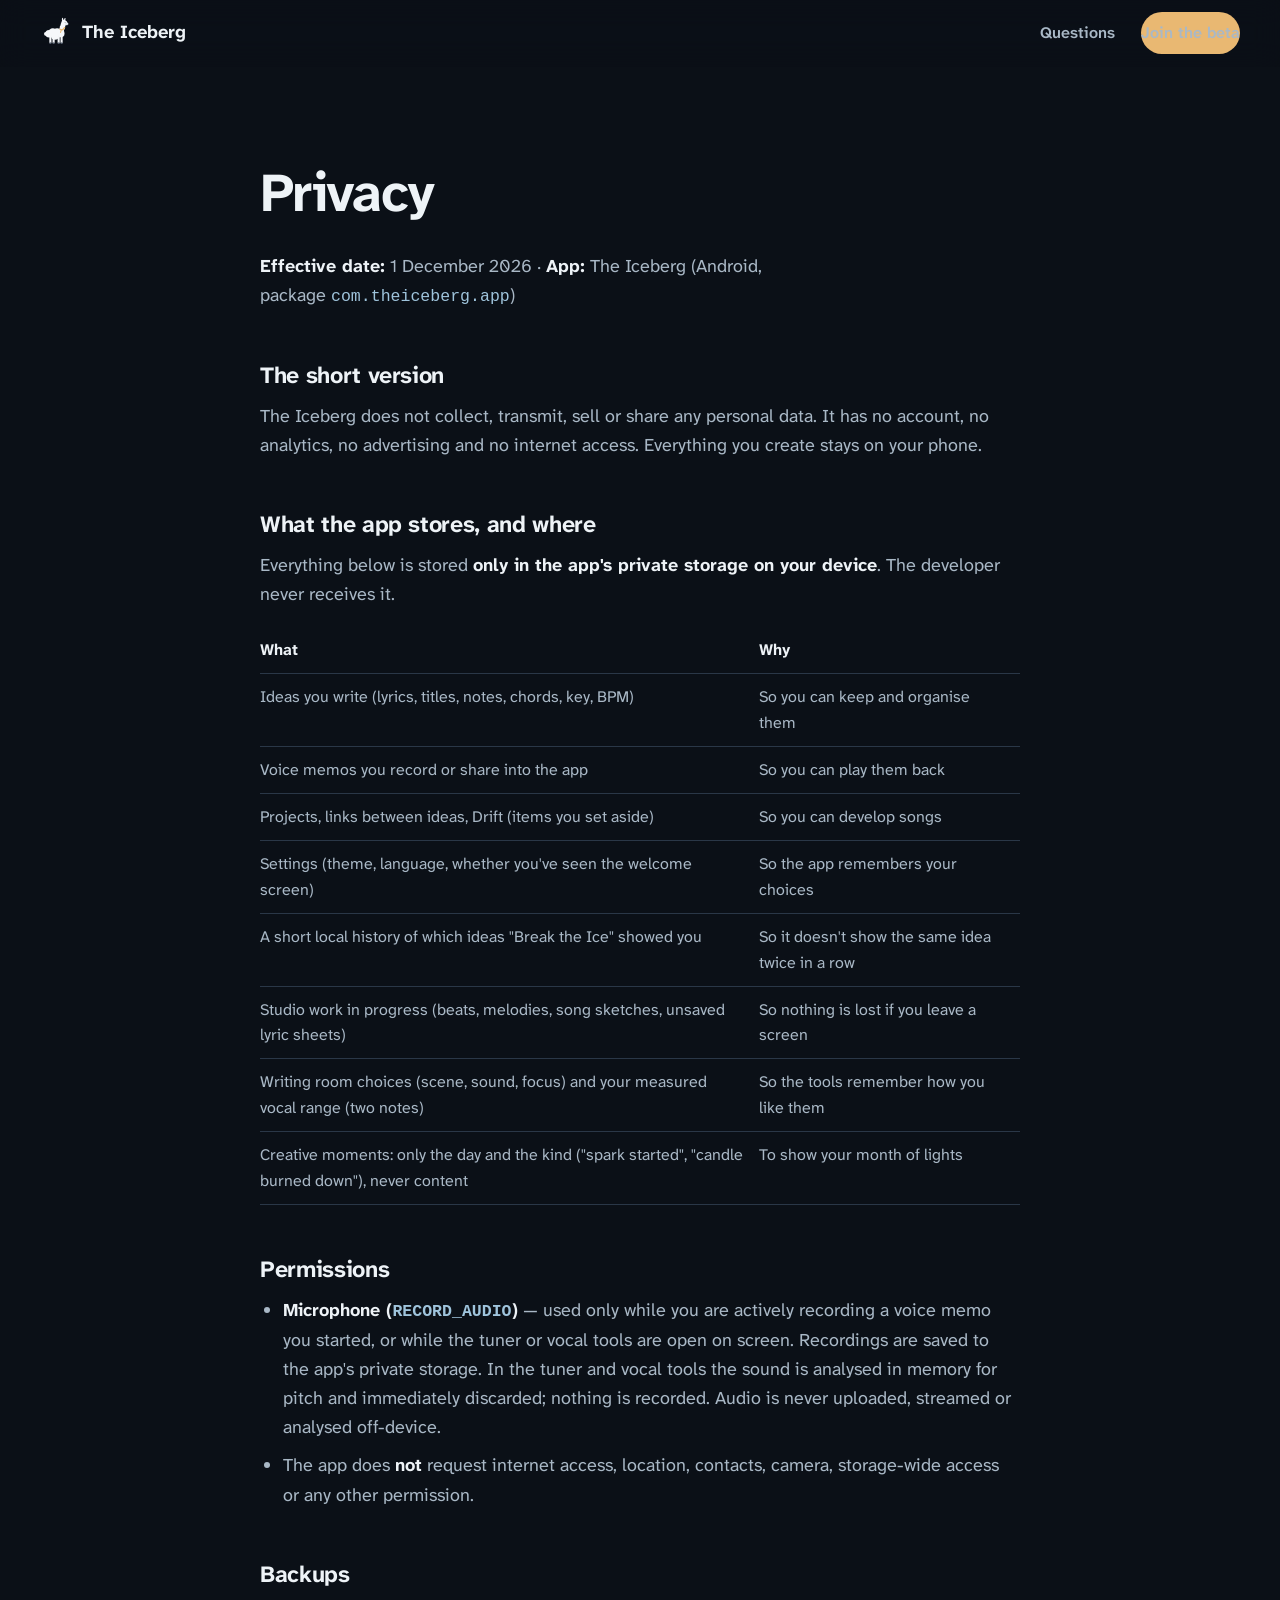
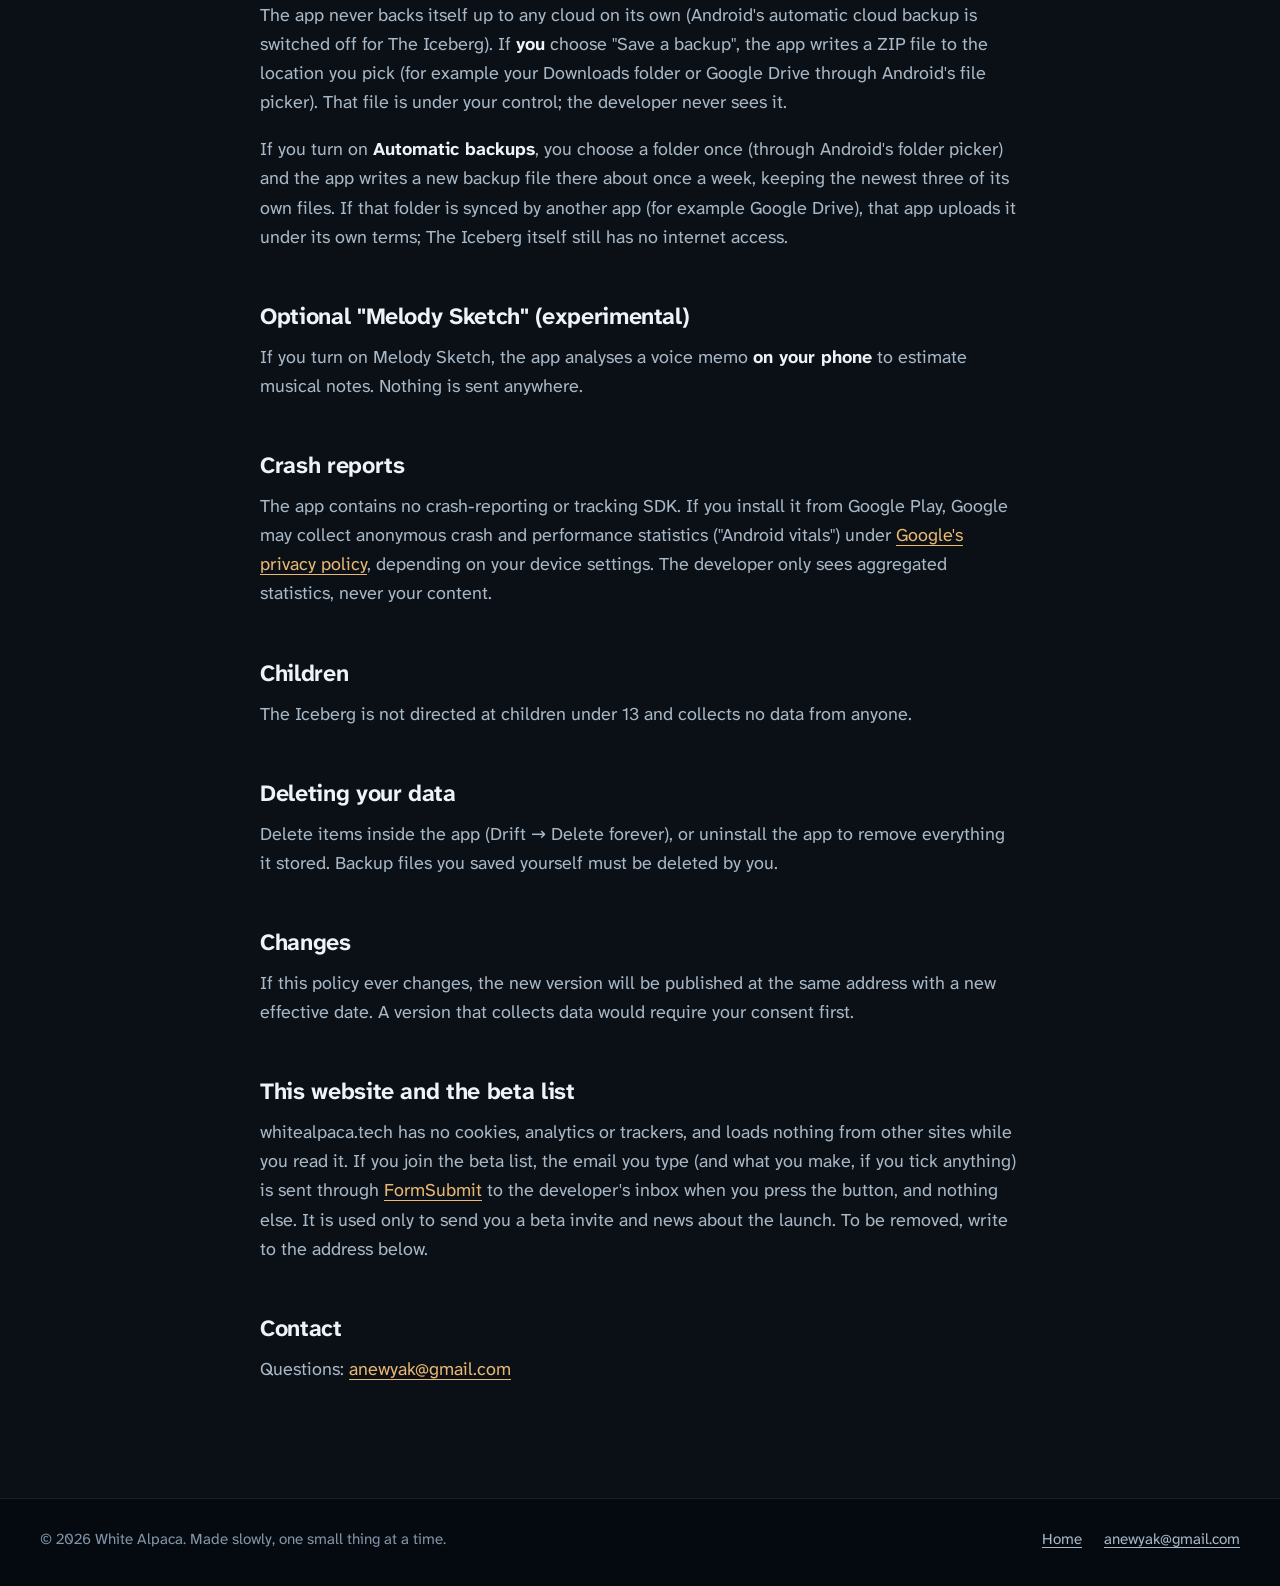
<file: privacy.html>
<!doctype html>
<html lang="en">
<head>
  <meta charset="utf-8">
  <meta name="viewport" content="width=device-width, initial-scale=1">
  <title>Privacy · The Iceberg</title>
  <meta name="description" content="The Iceberg's privacy policy: no account, no analytics, no ads, no internet access. Everything stays on your phone.">
  <meta name="theme-color" content="#0b1017">
  <link rel="icon" href="assets/alpaca.svg" type="image/svg+xml">
  <link rel="stylesheet" href="styles.css">
</head>
<body>
  <header class="top">
    <a class="brand" href="./" aria-label="The Iceberg, home">
      <img src="assets/alpaca.svg" alt="" width="32" height="32">
      <span>The Iceberg</span>
    </a>
    <nav aria-label="Sections"><a href="./#faq">Questions</a><a class="btn btn-small" href="./#beta">Join the beta</a></nav>
  </header>
  <main>
    <section class="doc">
            <h1 class="doc-title">Privacy</h1>
      <div class="doc-body">
        <p><strong>Effective date:</strong> 1 December 2026 · <strong>App:</strong> The Iceberg (Android, package <code>com.theiceberg.app</code>)</p>
        <h2>The short version</h2>
        <p>The Iceberg does not collect, transmit, sell or share any personal data. It has no account, no analytics, no advertising and no internet access. Everything you create stays on your phone.</p>
        <h2>What the app stores, and where</h2>
        <p>Everything below is stored <strong>only in the app's private storage on your device</strong>. The developer never receives it.</p>
        <table><thead><tr><th>What</th><th>Why</th></tr></thead><tbody>
        <tr><td>Ideas you write (lyrics, titles, notes, chords, key, BPM)</td><td>So you can keep and organise them</td></tr>
        <tr><td>Voice memos you record or share into the app</td><td>So you can play them back</td></tr>
        <tr><td>Projects, links between ideas, Drift (items you set aside)</td><td>So you can develop songs</td></tr>
        <tr><td>Settings (theme, language, whether you've seen the welcome screen)</td><td>So the app remembers your choices</td></tr>
        <tr><td>A short local history of which ideas "Break the Ice" showed you</td><td>So it doesn't show the same idea twice in a row</td></tr>
        <tr><td>Studio work in progress (beats, melodies, song sketches, unsaved lyric sheets)</td><td>So nothing is lost if you leave a screen</td></tr>
        <tr><td>Writing room choices (scene, sound, focus) and your measured vocal range (two notes)</td><td>So the tools remember how you like them</td></tr>
        <tr><td>Creative moments: only the day and the kind ("spark started", "candle burned down"), never content</td><td>To show your month of lights</td></tr>
        </tbody></table>
        <h2>Permissions</h2>
        <ul>
        <li><strong>Microphone (<code>RECORD_AUDIO</code>)</strong> — used only while you are actively recording a voice memo you started, or while the tuner or vocal tools are open on screen. Recordings are saved to the app's private storage. In the tuner and vocal tools the sound is analysed in memory for pitch and immediately discarded; nothing is recorded. Audio is never uploaded, streamed or analysed off-device.</li>
        <li>The app does <strong>not</strong> request internet access, location, contacts, camera, storage-wide access or any other permission.</li>
        </ul>
        <h2>Backups</h2>
        <p>The app never backs itself up to any cloud on its own (Android's automatic cloud backup is switched off for The Iceberg). If <strong>you</strong> choose "Save a backup", the app writes a ZIP file to the location you pick (for example your Downloads folder or Google Drive through Android's file picker). That file is under your control; the developer never sees it.</p>
        <p>If you turn on <strong>Automatic backups</strong>, you choose a folder once (through Android's folder picker) and the app writes a new backup file there about once a week, keeping the newest three of its own files. If that folder is synced by another app (for example Google Drive), that app uploads it under its own terms; The Iceberg itself still has no internet access.</p>
        <h2>Optional "Melody Sketch" (experimental)</h2>
        <p>If you turn on Melody Sketch, the app analyses a voice memo <strong>on your phone</strong> to estimate musical notes. Nothing is sent anywhere.</p>
        <h2>Crash reports</h2>
        <p>The app contains no crash-reporting or tracking SDK. If you install it from Google Play, Google may collect anonymous crash and performance statistics ("Android vitals") under <a href="https://policies.google.com/privacy">Google's privacy policy</a>, depending on your device settings. The developer only sees aggregated statistics, never your content.</p>
        <h2>Children</h2>
        <p>The Iceberg is not directed at children under 13 and collects no data from anyone.</p>
        <h2>Deleting your data</h2>
        <p>Delete items inside the app (Drift → Delete forever), or uninstall the app to remove everything it stored. Backup files you saved yourself must be deleted by you.</p>
        <h2>Changes</h2>
        <p>If this policy ever changes, the new version will be published at the same address with a new effective date. A version that collects data would require your consent first.</p>
        <h2>This website and the beta list</h2>
        <p>whitealpaca.tech has no cookies, analytics or trackers, and loads nothing from other sites while you read it. If you join the beta list, the email you type (and what you make, if you tick anything) is sent through <a href="https://formsubmit.co/">FormSubmit</a> to the developer's inbox when you press the button, and nothing else. It is used only to send you a beta invite and news about the launch. To be removed, write to the address below.</p>
        <h2>Contact</h2>
        <p>Questions: <a href="mailto:anewyak@gmail.com">anewyak@gmail.com</a></p>
      </div>
    </section>
  </main>
  <footer class="foot"><p>© 2026 White Alpaca. Made slowly, one small thing at a time.</p><p><a href="./">Home</a> <a href="mailto:anewyak@gmail.com">anewyak@gmail.com</a></p></footer>
</body>
</html>
</file>
<file: styles.css>
/* The Iceberg · whitealpaca.tech
   Type: Atkinson Hyperlegible Next for everything we say (made for readability),
   Literata only for the artist's own words, the way the app shows them.
   Colours: the app's Night palette. */

@font-face { font-family: "Atkinson Next"; src: url("assets/fonts/atkinson-next.woff2") format("woff2"); font-weight: 200 800; font-display: swap;
  unicode-range: U+0000-00FF, U+0131, U+0152-0153, U+02BB-02BC, U+02C6, U+02DA, U+02DC, U+0304, U+0308, U+0329, U+2000-206F, U+20AC, U+2122, U+2191, U+2193, U+2212, U+2215, U+FEFF, U+FFFD; }
@font-face { font-family: "Atkinson Next"; src: url("assets/fonts/atkinson-next-ext.woff2") format("woff2"); font-weight: 200 800; font-display: swap;
  unicode-range: U+0100-02BA, U+02BD-02C5, U+02C7-02CC, U+02CE-02D7, U+02DD-02FF, U+0304, U+0308, U+0329, U+1D00-1DBF, U+1E00-1E9F, U+1EF2-1EFF, U+2020, U+20A0-20AB, U+20AD-20C0, U+2113, U+2C60-2C7F, U+A720-A7FF; }
@font-face { font-family: "Literata"; src: url("assets/fonts/literata.woff2") format("woff2"); font-weight: 200 900; font-style: normal; font-display: swap; }
@font-face { font-family: "Literata"; src: url("assets/fonts/literata-italic.woff2") format("woff2"); font-weight: 200 900; font-style: italic; font-display: swap; }

:root {
  --night: #0b1017;
  --sky: #0e1824;
  --sea: #10202e;
  --sea2: #0c1824;
  --abyss: #050a10;
  --surface: #111a25;
  --raised: #182433;
  --line: #2a3747;
  --ink: #eef3f7;
  --muted: #a9b8c6;
  --ice: #9fc4dc;
  --lamp: #e9b872;
  --on-lamp: #1b1408;
  --plus: #f0c98d;
  --melody: #c6bcf5;

  --sans: "Atkinson Next", "Atkinson Hyperlegible", system-ui, -apple-system, "Segoe UI", sans-serif;
  --serif: "Literata", Georgia, "Times New Roman", serif;

  --rise: cubic-bezier(.16, 1, .3, 1);       /* quick out of the deep, long soft settle */
  --sink: cubic-bezier(.55, 0, .75, .2);
  --r-s: 10px; --r-m: 18px; --r-l: 28px;
  --gutter: clamp(16px, 4vw, 40px);
}

*, *::before, *::after { box-sizing: border-box; }
html { scroll-behavior: smooth; -webkit-text-size-adjust: 100%; overflow-x: clip; }
body {
  margin: 0;
  background: var(--night);
  color: var(--ink);
  font: 400 1.125rem/1.62 var(--sans);
  -webkit-font-smoothing: antialiased; -moz-osx-font-smoothing: grayscale;
  text-rendering: optimizeLegibility;
  overflow-x: hidden;
  overflow-x: clip;
}
img { display: block; max-width: 100%; height: auto; }
a { color: var(--lamp); text-underline-offset: .2em; text-decoration-thickness: 1px; }
a:hover { text-decoration-thickness: 2px; }
strong { font-weight: 700; color: var(--ink); }
h1, h2, h3 { margin: 0; font-weight: 700; line-height: 1.12; letter-spacing: -.015em; text-wrap: balance; }
p { margin: 0 0 1em; text-wrap: pretty; }
ul, ol { margin: 0; padding: 0; list-style: none; }
button { font: inherit; color: inherit; cursor: pointer; }
[hidden] { display: none !important; }
:focus-visible { outline: 3px solid var(--lamp); outline-offset: 3px; border-radius: 6px; }
::selection { background: var(--lamp); color: var(--on-lamp); }

.sr-only { position: absolute; width: 1px; height: 1px; overflow: hidden; clip: rect(0 0 0 0); white-space: nowrap; }
.skip { position: absolute; left: 16px; top: -60px; z-index: 50; background: var(--lamp); color: var(--on-lamp); padding: 10px 16px; border-radius: var(--r-s); font-weight: 700; }
.skip:focus { top: 12px; }

.wrap { width: min(1120px, 100% - var(--gutter) * 2); margin-inline: auto; }
.wrap.narrow { width: min(760px, 100% - var(--gutter) * 2); }

/* ---------- Buttons (the app's: amber pill, outlined pill) ---------- */
.btn {
  display: inline-flex; align-items: center; justify-content: center; gap: .5em;
  min-height: 52px; padding: 0 1.5em;
  background: var(--lamp); color: var(--on-lamp);
  border: 0; border-radius: 999px;
  font-weight: 700; font-size: 1.05rem; text-decoration: none; white-space: nowrap;
  transition: transform .2s var(--rise), box-shadow .3s, background .2s;
}
.btn:hover { background: #f1c688; box-shadow: 0 6px 28px -6px rgba(233, 184, 114, .55); transform: translateY(-1px); }
.btn:active { transform: translateY(1px) scale(.98); }
.btn-small { min-height: 42px; padding: 0 1.1em; font-size: .98rem; }
.btn-text { background: none; border: 0; color: var(--muted); font-weight: 700; padding: .6em .8em; border-radius: 999px; transition: color .2s, background .2s; }
.btn-text:hover { color: var(--ink); background: rgba(159, 196, 220, .08); }
.btn-ghost { display: inline-flex; align-items: center; min-height: 40px; padding: 0 16px; border-radius: 999px; border: 1.5px solid rgba(233, 184, 114, .45); color: var(--lamp) !important; font-weight: 700; text-decoration: none; transition: background .2s, border-color .2s; }
.btn-ghost:hover { background: rgba(233, 184, 114, .1); border-color: var(--lamp); }

/* ---------- Header ---------- */
.top {
  position: sticky; top: 0; z-index: 30;
  display: flex; align-items: center; justify-content: space-between; gap: 16px;
  padding: 12px var(--gutter);
  background: rgba(11, 16, 23, .55);
  backdrop-filter: blur(14px) saturate(1.2); -webkit-backdrop-filter: blur(14px) saturate(1.2);
  border-bottom: 1px solid transparent;
  transition: border-color .3s, background .3s;
}
.top.scrolled { border-bottom-color: rgba(159, 196, 220, .12); background: rgba(11, 16, 23, .78); }
.brand { display: flex; align-items: center; gap: 10px; color: var(--ink); text-decoration: none; font-weight: 700; font-size: 1.15rem; }
.brand img { transition: transform .5s var(--rise); }
.brand:hover img { transform: rotate(-8deg) translateY(-2px); }
.top nav { position: relative; display: flex; align-items: center; gap: clamp(8px, 2vw, 28px); }
.top nav a:not(.btn-ghost) { color: var(--muted); text-decoration: none; font-weight: 600; font-size: 1rem; padding: 6px 0; transition: color .2s; }
.top nav a:not(.btn-ghost):hover, .top nav a.here:not(.btn-ghost) { color: var(--ink); }
.nav-ink { position: absolute; left: 0; bottom: -4px; height: 8px; width: 40px; opacity: 0; pointer-events: none; transition: transform .55s var(--rise), width .55s var(--rise), opacity .3s; }
.nav-ink.on { opacity: 1; }
.nav-ink path { fill: none; stroke: var(--lamp); stroke-width: 2.2; stroke-linecap: round; vector-effect: non-scaling-stroke; }
@media (max-width: 760px) { .top nav a:not(.btn-ghost) { display: none; } .nav-ink { display: none; } }

/* ---------- Depth gauge ---------- */
.gauge { position: fixed; right: 18px; top: 50%; z-index: 20; height: 40vh; transform: translateY(-50%); display: flex; align-items: flex-start; opacity: 0; transition: opacity .5s; pointer-events: none; }
.gauge.on { opacity: 1; }
.gauge-track { position: relative; width: 2px; height: 100%; background: rgba(159, 196, 220, .14); border-radius: 2px; }
.gauge-fill { position: absolute; left: 0; top: 0; width: 100%; height: var(--p, 0%); background: linear-gradient(var(--ice), var(--lamp)); border-radius: 2px; }
.gauge-fill::after { content: ""; position: absolute; left: 50%; bottom: -5px; width: 10px; height: 10px; margin-left: -5px; border-radius: 50%; background: var(--lamp); box-shadow: 0 0 14px var(--lamp); }
.gauge-label { position: absolute; right: 14px; top: var(--p, 0%); transform: translateY(-50%); font-size: .82rem; font-weight: 700; color: var(--muted); white-space: nowrap; }
@media (max-width: 900px) { .gauge { display: none; } }

/* ---------- Hero: the live iceberg ---------- */
.hero {
  --water: 50%;
  position: relative; overflow: hidden;
  margin-top: -66px; /* sky runs under the header */
  display: grid; grid-template-columns: minmax(0, 1fr) minmax(0, 1fr);
  min-height: max(100svh, 780px);
  padding: 0 max(var(--gutter), calc((100vw - 1240px) / 2));
  background: linear-gradient(180deg, #0a0f16 0%, #0e1824 55%, #172a3c 100%) top / 100% var(--water) no-repeat, var(--sea2);
}
.hero canvas { position: absolute; inset: 0; z-index: 1; touch-action: pan-y; cursor: grab; }
.hero canvas:active { cursor: grabbing; }
.moon { position: absolute; z-index: 0; top: 110px; right: 9%; width: 58px; height: 58px; border-radius: 50%;
  background: radial-gradient(circle at 38% 36%, #fff7e6 0 30%, #f3dfb6 62%, #e3c58f 100%);
  box-shadow: 0 0 40px 8px rgba(233, 184, 114, .22), 0 0 120px 30px rgba(233, 184, 114, .08);
  animation: moonglow 7s ease-in-out infinite; }
.moon::before, .moon::after { content: ""; position: absolute; border-radius: 50%; background: rgba(200, 160, 100, .25); }
.moon::before { width: 11px; height: 11px; left: 30px; top: 14px; }
.moon::after { width: 7px; height: 7px; left: 16px; top: 34px; }
@keyframes moonglow { 50% { box-shadow: 0 0 52px 12px rgba(233, 184, 114, .28), 0 0 140px 40px rgba(233, 184, 114, .1); } }

.hero-copy { position: relative; z-index: 2; align-self: center; padding: 140px 24px 60px 0; pointer-events: none; }
.hero-copy > * { pointer-events: auto; }
.pill { display: inline-flex; align-items: center; gap: 10px; margin: 0 0 22px; padding: 6px 14px 6px 10px; border: 1px solid var(--line); border-radius: 999px; font-size: .95rem; font-weight: 600; color: var(--muted); background: rgba(17, 26, 37, .6); }
.pill .dot { width: 8px; height: 8px; border-radius: 50%; background: var(--lamp); animation: ping 2.4s ease-out infinite; }
@keyframes ping { 0% { box-shadow: 0 0 0 0 rgba(233, 184, 114, .6); } 70%, 100% { box-shadow: 0 0 0 9px rgba(233, 184, 114, 0); } }
.hero h1 { font-size: clamp(2.5rem, 5vw, 4.2rem); line-height: 1.04; letter-spacing: -.03em; margin-bottom: 24px; text-shadow: 0 2px 30px rgba(5, 10, 16, .6); }
.h1-quiet { color: var(--ice); }
.lead { font-size: clamp(1.1rem, 1.5vw, 1.22rem); color: #c3cfda; max-width: 32em; margin-bottom: 30px; text-shadow: 0 1px 16px rgba(5, 10, 16, .8); }
.hero-actions { display: flex; flex-wrap: wrap; align-items: center; gap: 14px 22px; }
.hint-try { display: inline-flex; align-items: center; gap: 8px; color: var(--muted); font-weight: 600; font-size: 1rem; }
.hint-try svg { width: 40px; height: 24px; fill: none; stroke: var(--lamp); stroke-width: 1.8; stroke-linecap: round; stroke-linejoin: round; animation: nudge 2.2s ease-in-out infinite; }
@keyframes nudge { 50% { transform: translateX(5px); } }
.js .load { opacity: 0; transform: translateY(14px); animation: in .9s var(--rise) forwards; animation-delay: calc(var(--i) * 90ms + 120ms); }
@keyframes in { to { opacity: 1; transform: none; } }

.scene { position: relative; z-index: 2; min-height: max(100svh, 780px); pointer-events: none; }
.scene > * { pointer-events: auto; }
.chips { position: absolute; top: 96px; left: 50%; transform: translateX(-50%); display: flex; gap: 6px; padding: 4px; }
.js .chips.load { transform: translate(-50%, 14px); }
@keyframes in-x { to { opacity: 1; transform: translateX(-50%); } }
.js .chips.load, .js .scene-hint.load, .js .scene-bottom.load { animation-name: in-x; }
.chip { min-height: 36px; padding: 0 16px; border-radius: 999px; border: 1px solid var(--line); background: rgba(17, 26, 37, .75); color: var(--muted); font-weight: 700; font-size: .95rem; transition: all .25s var(--rise); }
.chip:hover { color: var(--ink); border-color: #3c5269; }
.chip.on { background: var(--ink); color: var(--night); border-color: var(--ink); }
.scene-hint { position: absolute; top: 142px; left: 50%; transform: translateX(-50%); margin: 0; font-size: .9rem; color: var(--muted); white-space: nowrap; pointer-events: none !important; transition: opacity .6s; }
.js .scene-hint.load { transform: translate(-50%, 14px); }
.turned .scene-hint { opacity: 0; }

.scene-bottom { position: absolute; left: 50%; bottom: 28px; transform: translateX(-50%); width: min(420px, 100% - 8px); display: flex; flex-direction: column; align-items: center; gap: 12px; }
.js .scene-bottom.load { transform: translate(-50%, 14px); }
.bti { display: inline-flex; align-items: center; gap: 8px; min-height: 44px; padding: 0 18px; border-radius: 999px; border: 1px solid #3a4e63; background: rgba(11, 16, 23, .7); color: var(--ink); font-weight: 700; font-size: 1rem; backdrop-filter: blur(6px); transition: border-color .2s, transform .2s var(--rise), box-shadow .3s; }
.bti svg { width: 18px; height: 18px; fill: none; stroke: var(--lamp); stroke-width: 1.8; stroke-linecap: round; transition: transform .6s var(--rise); }
.bti:hover { border-color: var(--lamp); box-shadow: 0 0 30px -8px rgba(233, 184, 114, .5); }
.bti:hover svg { transform: rotate(45deg) scale(1.1); }
.bti:active { transform: scale(.97); }
.dock { position: relative; display: flex; align-items: center; gap: 10px; width: 100%; padding: 8px 8px 8px 20px; border-radius: 999px; background: rgba(17, 26, 37, .92); border: 1px solid var(--line); box-shadow: 0 20px 50px -20px #000; backdrop-filter: blur(8px); }
.dock input { flex: 1; min-width: 0; height: 40px; border: 0; background: none; color: var(--ink); font: 400 1.05rem var(--serif); }
.dock input::placeholder { color: #75889b; font-family: var(--sans); }
.dock input:focus { outline: none; }
.dock:focus-within { border-color: #4a6a86; }
.dock-rec { position: relative; flex: none; width: 46px; height: 46px; border-radius: 50%; border: 0; background: var(--lamp); display: grid; place-items: center; transition: transform .2s var(--rise), background .3s; }
.dock-rec:hover { transform: scale(1.06); }
.rec-dot { width: 14px; height: 14px; border-radius: 50%; background: var(--on-lamp); transition: border-radius .3s, transform .3s; }
.keep-ico { position: absolute; width: 20px; height: 20px; fill: none; stroke: var(--on-lamp); stroke-width: 2.6; stroke-linecap: round; stroke-linejoin: round; opacity: 0; transform: scale(.5); transition: all .3s var(--rise); }
.dock.has-text .rec-dot { transform: scale(0); }
.dock.has-text .keep-ico { opacity: 1; transform: none; }
.dock.rec .dock-rec { background: #ef8a7a; animation: recpulse 1.2s ease-in-out infinite; }
.dock.rec .rec-dot { border-radius: 3px; }
.dock.rec input { opacity: 0; }
@keyframes recpulse { 50% { box-shadow: 0 0 0 10px rgba(239, 138, 122, 0); } 0% { box-shadow: 0 0 0 0 rgba(239, 138, 122, .5); } }
.dock-timer { position: absolute; left: 22px; top: 50%; transform: translateY(-50%); color: #f2b0a5; font-weight: 700; font-variant-numeric: tabular-nums; pointer-events: none; }
.dock-toast { position: absolute; bottom: calc(100% + 10px); left: 50%; width: max-content; max-width: 100%; margin: 0; padding: 8px 16px; border-radius: 999px; background: var(--raised); border: 1px solid var(--line); font-size: .95rem; color: var(--ink); text-align: center; opacity: 0; transform: translate(-50%, 8px); pointer-events: none; transition: opacity .35s, transform .5s var(--rise); }
.dock-toast.show { opacity: 1; transform: translate(-50%, 0); }

/* The card: the app's Break the Ice sheet */
.idea-card {
  position: absolute; left: 50%; bottom: 150px; z-index: 4;
  width: min(370px, 100% - 16px);
  padding: 22px 22px 16px;
  border-radius: 24px;
  background: linear-gradient(180deg, rgba(24, 36, 51, .97), rgba(17, 26, 37, .97));
  border: 1px solid #33485e;
  box-shadow: 0 40px 80px -30px #000, 0 -20px 60px -30px rgba(159, 196, 220, .35);
  transform: translateX(-50%);
}
.idea-card.in { animation: card-in .9s var(--rise) both; }
.idea-card.out { animation: card-out .32s var(--sink) both; }
@keyframes card-in { from { opacity: 0; transform: translate(-50%, 60px) scale(.96); filter: blur(4px); } to { opacity: 1; transform: translate(-50%, 0); filter: none; } }
@keyframes card-out { to { opacity: 0; transform: translate(-50%, 40px) scale(.97); } }
.card-x { position: absolute; top: 10px; right: 10px; width: 36px; height: 36px; border: 0; border-radius: 50%; background: none; color: var(--muted); font-size: 1.5rem; line-height: 1; transition: background .2s, color .2s, transform .3s var(--rise); }
.card-x:hover { background: rgba(159, 196, 220, .1); color: var(--ink); transform: rotate(90deg); }
.card-sub { margin: 0 0 10px; font-size: .9rem; color: var(--muted); }
.card-head { display: flex; gap: 12px; align-items: center; font-size: .92rem; color: var(--muted); margin-bottom: 8px; }
.kind { display: inline-flex; align-items: center; gap: 7px; color: var(--ink); font-weight: 700; }
.kind::before { content: ""; width: 8px; height: 8px; border-radius: 50%; background: #f3f8fb; box-shadow: 0 0 10px #f3f8fb; }
.kind.k-voice::before { background: var(--lamp); box-shadow: 0 0 10px var(--lamp); }
.kind.k-melody::before { background: var(--melody); box-shadow: 0 0 10px var(--melody); }
.card-title { font: 600 1.7rem/1.15 var(--serif); letter-spacing: -.01em; margin: 0 36px 6px 0; }
.card-words { font: italic 400 1.05rem/1.55 var(--serif); color: #cfdbe6; margin-bottom: 14px; white-space: pre-line; }
.play { display: flex; align-items: center; gap: 12px; width: 100%; padding: 8px 14px 8px 8px; margin-bottom: 14px; border: 1px solid var(--line); border-radius: 999px; background: rgba(5, 10, 16, .5); transition: border-color .2s; }
.play:hover { border-color: var(--ice); }
.play svg { width: 34px; height: 34px; padding: 9px; border-radius: 50%; background: var(--lamp); fill: var(--on-lamp); flex: none; }
.play .i-stop { display: none; }
.play.on .i-play { display: none; }
.play.on .i-stop { display: block; }
.wave { flex: 1; display: flex; align-items: center; gap: 3px; height: 26px; }
.wave i { flex: 1; height: 30%; border-radius: 2px; background: #3d556c; }
.wave i:nth-child(3n) { height: 70%; } .wave i:nth-child(4n+1) { height: 50%; } .wave i:nth-child(5n+2) { height: 90%; } .wave i:nth-child(7n) { height: 40%; }
.play.on .wave i { background: var(--ice); animation: bar .9s ease-in-out infinite alternate; }
.play.on .wave i:nth-child(odd) { animation-delay: -.45s; } .play.on .wave i:nth-child(3n) { animation-delay: -.2s; animation-duration: .7s; }
@keyframes bar { from { transform: scaleY(.35); } to { transform: scaleY(1.15); } }
.play-time { font-size: .9rem; color: var(--muted); font-variant-numeric: tabular-nums; }
.why-this { border-top: 1px solid var(--line); padding-top: 12px; }
.why-title { margin: 0 0 6px; font-weight: 700; color: var(--lamp); font-size: .98rem; }
.why-this li { position: relative; padding-left: 18px; font-size: 1rem; line-height: 1.5; margin-bottom: 3px; }
.why-this li::before { content: ""; position: absolute; left: 2px; top: .62em; width: 6px; height: 6px; border-radius: 50%; background: var(--ice); }
.idea-card.in .why-this li { opacity: 0; animation: in-left .6s var(--rise) forwards; animation-delay: calc(.45s + var(--k, 0) * 160ms); }
@keyframes in-left { from { opacity: 0; transform: translateX(-8px); } to { opacity: 1; transform: none; } }
.card-actions { display: flex; align-items: center; gap: 8px; margin-top: 14px; }
.card-foot { margin: 12px 0 0; font-size: .85rem; color: #8396a9; }

/* Paper boat, alpaca, notes */
.boat, .floe { position: absolute; left: 0; top: 0; padding: 0; border: 0; background: none; will-change: transform; }
.boat { width: 54px; z-index: 3; }
.boat svg { display: block; width: 54px; overflow: visible; }
.boat-sail { fill: #eef3f7; } .boat-hull { fill: #d7e3ec; } .boat-fold { fill: none; stroke: #9fb4c6; stroke-width: 1.4; }
.boat-lamp { fill: var(--lamp); filter: drop-shadow(0 0 6px var(--lamp)); animation: flicker 2.6s ease-in-out infinite; }
@keyframes flicker { 40% { opacity: .75; } 55% { opacity: 1; } 70% { opacity: .85; } }
.boat.hop svg { animation: hop .7s var(--rise); }
@keyframes hop { 30% { transform: translateY(-14px) rotate(-8deg); } 60% { transform: translateY(0) rotate(4deg); } }
.floe { width: 150px; z-index: 2; }
.floe img { width: 100%; transition: transform .4s var(--rise); }
.floe:hover img { transform: translateY(-3px); }
.float-note { position: absolute; z-index: 5; color: var(--lamp); font-size: 1.3rem; pointer-events: none; animation: note-float 1.8s ease-out forwards; opacity: 0; }
@keyframes note-float { 0% { opacity: 0; transform: translate(0, 0) rotate(0); } 15% { opacity: 1; } 100% { opacity: 0; transform: translate(18px, -70px) rotate(16deg); } }

@media (max-width: 919px) {
  .hero { grid-template-columns: 1fr; min-height: 0; }
  .hero-copy { padding: 116px 0 8px; align-self: start; }
  .scene { min-height: 640px; }
  .chips { top: 12px; }
  .scene-hint { top: 58px; }
  .moon { top: auto; bottom: 490px; right: 12%; width: 44px; height: 44px; }
  .moon::before { left: 22px; top: 10px; width: 8px; height: 8px; } .moon::after { left: 12px; top: 26px; width: 5px; height: 5px; }
  .floe { width: 112px; }
  .idea-card { bottom: 140px; }
}
@media (max-width: 420px) { .chip { padding: 0 12px; } }

/* ---------- The sea ---------- */
.sea { position: relative; background: linear-gradient(var(--sea2), #0b1621 22%, #08121b 55%, var(--abyss)); padding-bottom: 40px; }
.sea::before { content: ""; position: absolute; inset: 0 0 auto; height: 900px; pointer-events: none;
  background: repeating-linear-gradient(100deg, transparent 0 80px, rgba(159, 196, 220, .025) 80px 140px, transparent 140px 260px);
  mask-image: linear-gradient(#000, transparent); -webkit-mask-image: linear-gradient(#000, transparent);
  animation: rays 14s ease-in-out infinite alternate; }
@keyframes rays { to { transform: translateX(-60px); opacity: .6; } }
.bubbles { position: absolute; inset: 0; pointer-events: none; overflow: hidden; }
.bubbles i { position: absolute; bottom: -20px; width: var(--s); height: var(--s); border-radius: 50%; border: 1px solid rgba(159, 196, 220, .35); left: var(--x); animation: bubble var(--t) linear infinite; animation-delay: var(--d); opacity: 0; }
@keyframes bubble { 0% { transform: translateY(0); opacity: 0; } 10% { opacity: .8; } 50% { transform: translateY(-50vh) translateX(12px); } 100% { transform: translateY(-100vh) translateX(-6px); opacity: 0; } }

section { position: relative; }
.sea > section { padding: clamp(64px, 8vw, 112px) 0; }
.sea h2 { font-size: clamp(2rem, 4.2vw, 3.1rem); letter-spacing: -.025em; margin-bottom: 22px; }
.sea h3 { font-size: 1.3rem; margin-bottom: 8px; }
.sea p { color: var(--muted); }

/* Hand-drawn ink under titles */
.ink { display: block; width: 118px; height: 12px; margin-top: 12px; overflow: visible; }
.ink path { fill: none; stroke: var(--lamp); stroke-width: 2.4; stroke-linecap: round; stroke-dasharray: 140; stroke-dashoffset: 140; transition: stroke-dashoffset 1.2s .25s var(--rise); }
.seen .ink path, .no-js .ink path { stroke-dashoffset: 0; }

.js .reveal { opacity: 0; transform: translateY(18px); transition: opacity .8s var(--rise), transform .9s var(--rise); }
.js .reveal.seen { opacity: 1; transform: none; }

/* Problem */
.split-problem { display: grid; grid-template-columns: 1.3fr .7fr; gap: clamp(32px, 6vw, 80px); align-items: center; }
.problem p { font-size: 1.2rem; }
.file { display: inline-block; padding: 0 .4em; border-radius: 6px; background: #1a2532; border: 1px solid #263547; color: var(--ink); font-weight: 700; white-space: nowrap; }
.count { font-variant-numeric: tabular-nums; display: inline-block; min-width: 2ch; text-align: right; }
blockquote { margin: 40px 0 0; padding: 4px 0 4px 24px; border-left: 3px solid var(--lamp); }
blockquote p { font: italic 400 clamp(1.2rem, 2.1vw, 1.45rem)/1.5 var(--serif); color: var(--ink) !important; margin-bottom: 10px; }
blockquote footer { font-size: .98rem; color: var(--muted); }
.pile { position: relative; display: flex; flex-direction: column; gap: 10px; }
.pile span { display: flex; justify-content: space-between; padding: 13px 18px; border-radius: var(--r-s); background: #172230; border: 1px solid #243345; color: #8395a7; font-size: 1rem; transform: rotate(calc((var(--n) - 2.5) * -1deg)) translateX(calc((var(--n) - 2.5) * 5px)); }
.pile i { font-style: normal; font-variant-numeric: tabular-nums; }
.pile.seen span { animation: pile-sink 9s var(--rise) infinite; animation-delay: calc(var(--n) * .18s); }
.pile.seen .pile-keep { animation: pile-keep 9s var(--rise) infinite; }
@keyframes pile-sink { 0%, 12% { opacity: 1; filter: none; } 40%, 80% { opacity: .18; filter: blur(1.5px); translate: 0 26px; } 100% { opacity: 1; filter: none; translate: 0 0; } }
@keyframes pile-keep { 0%, 25% { } 45%, 80% { translate: -10px -6px; color: var(--ink); border-color: var(--lamp); background: #1f2a36; box-shadow: 0 0 30px -6px rgba(233, 184, 114, .45); } 100% { } }
@media (max-width: 820px) { .split-problem { grid-template-columns: 1fr; } .pile { max-width: 360px; } }

/* How it works */
.steps { display: grid; grid-template-columns: repeat(3, 1fr); gap: clamp(20px, 3vw, 40px); margin-top: 40px; }
.steps li { position: relative; }
.js .steps li.reveal:nth-child(2) { transition-delay: .12s; } .js .steps li.reveal:nth-child(3) { transition-delay: .24s; }
.step-n { display: inline-grid; place-items: center; width: 34px; height: 34px; margin: 22px 0 12px; border-radius: 50%; font-weight: 800; font-size: 1rem; color: var(--on-lamp); background: var(--lamp); }
.steps li:nth-child(2) .step-n { background: var(--ice); }
.steps li:nth-child(3) .step-n { background: #fff; }
.steps p { font-size: 1.05rem; }
@media (max-width: 820px) { .steps { grid-template-columns: 1fr; gap: 40px; } }

.vignette { position: relative; height: 170px; border-radius: var(--r-m); overflow: hidden; background: linear-gradient(180deg, #13212f, #0a141e); border: 1px solid #1f3043; }
.v-water { position: absolute; left: 0; right: 0; top: 34%; height: 66%; background: linear-gradient(#10202e, #08111a); border-top: 1.5px solid rgba(159, 196, 220, .4); }
.v-catch { display: grid; place-items: center; }
.mini-dock { display: flex; align-items: center; gap: 10px; width: 86%; padding: 6px 6px 6px 14px; border-radius: 999px; background: #111a25; border: 1px solid var(--line); }
.typed { flex: 1; overflow: hidden; white-space: nowrap; font: 400 .92rem var(--serif); color: var(--ink); width: 0; border-right: 2px solid var(--lamp); }
.seen .typed { animation: type 6s steps(30) infinite; }
@keyframes type { 0% { width: 0; } 45%, 75% { width: 100%; } 80%, 100% { width: 100%; opacity: 0; } }
.mini-rec { width: 30px; height: 30px; flex: none; border-radius: 50%; background: var(--lamp); position: relative; }
.mini-rec::after { content: ""; position: absolute; inset: 10px; border-radius: 50%; background: var(--on-lamp); }
.seen .mini-rec { animation: minitap 6s ease-in-out infinite; }
@keyframes minitap { 0%, 74% { transform: none; box-shadow: none; } 77% { transform: scale(.85); } 82% { transform: none; box-shadow: 0 0 0 10px rgba(233, 184, 114, 0), 0 0 0 0 rgba(233, 184, 114, .6); } }
.mini-light { position: absolute; right: 22%; top: 50%; width: 8px; height: 8px; border-radius: 50%; background: #f3f8fb; box-shadow: 0 0 12px 4px rgba(243, 248, 251, .5); opacity: 0; }
.seen .mini-light { animation: kept 6s var(--rise) infinite; }
@keyframes kept { 0%, 78% { opacity: 0; transform: none; } 84% { opacity: 1; } 100% { opacity: 0; transform: translate(-60px, -52px) scale(.6); } }
.v-sink p { position: absolute; left: var(--x); top: 0; margin: 0; font: italic 400 .92rem var(--serif); color: #dbe6ee !important; white-space: nowrap; opacity: 0; }
.seen.v-sink p, .seen .v-sink p { animation: sinkline 12s linear infinite; animation-delay: var(--d); }
@keyframes sinkline { 0% { opacity: 0; transform: translateY(14px); } 10% { opacity: 1; } 30% { opacity: .9; } 100% { opacity: 0; transform: translateY(150px); filter: blur(1.5px); } }
.v-rise .rise-light { position: absolute; left: 50%; top: 88%; width: 10px; height: 10px; margin-left: -5px; border-radius: 50%; background: var(--lamp); box-shadow: 0 0 14px 5px rgba(233, 184, 114, .55); }
.seen .v-rise .rise-light { animation: riseup 5s var(--rise) infinite; }
@keyframes riseup { 0%, 10% { top: 88%; opacity: .5; } 45%, 85% { top: 31%; opacity: 1; } 100% { top: 31%; opacity: 0; } }
.v-rise .rise-ring { position: absolute; left: 50%; top: 34%; width: 80px; height: 18px; margin: -9px 0 0 -40px; border-radius: 50%; border: 1.5px solid rgba(226, 238, 246, .7); opacity: 0; }
.seen .v-rise .rise-ring { animation: ring 5s ease-out infinite; }
@keyframes ring { 0%, 40% { opacity: 0; transform: scale(.2); } 45% { opacity: .9; } 75%, 100% { opacity: 0; transform: scale(1.6); } }
.v-rise .rise-label { position: absolute; left: 50%; top: 10%; transform: translateX(-50%); padding: 4px 12px; border-radius: 999px; background: #182433; border: 1px solid var(--line); font-size: .85rem; color: var(--ink); white-space: nowrap; opacity: 0; }
.seen .v-rise .rise-label { animation: label 5s var(--rise) infinite; }
@keyframes label { 0%, 45% { opacity: 0; transform: translate(-50%, 8px); } 55%, 88% { opacity: 1; transform: translate(-50%, 0); } 100% { opacity: 0; } }

/* Features */
.tag { display: inline-block; margin: 0 0 16px; padding: 4px 12px; border-radius: 999px; font-size: .92rem; font-weight: 700; color: var(--ice); background: rgba(159, 196, 220, .1); border: 1px solid rgba(159, 196, 220, .2); }
.tag-plus { color: var(--plus); background: rgba(233, 184, 114, .1); border-color: rgba(233, 184, 114, .28); }
.split { display: grid; grid-template-columns: 1.15fr .85fr; gap: clamp(32px, 6vw, 88px); align-items: center; }
.split.flip > :first-child { order: 2; }
.feature-copy > p { font-size: 1.15rem; max-width: 36em; }
@media (max-width: 880px) { .split { grid-template-columns: 1fr; } .split.flip > :first-child { order: 0; } }

.phone { position: relative; margin: 0 auto; width: min(330px, 82vw); padding: 10px; border-radius: 44px; background: linear-gradient(145deg, #2b3a4a, #121a24); box-shadow: 0 50px 90px -40px rgba(0, 0, 0, .9), 0 0 0 1px rgba(255, 255, 255, .06) inset, 0 0 60px -20px rgba(159, 196, 220, .25); }
.phone img { width: 100%; border-radius: 34px; background: var(--night); }
.phone.small { width: min(260px, 70vw); border-radius: 38px; }
.phone.small img { border-radius: 29px; }
.feature .phone.reveal.seen { animation: drift 7s ease-in-out infinite 1s; }
@keyframes drift { 50% { translate: 0 -8px; } }

.ticks { margin-top: 24px; }
.ticks li { position: relative; padding-left: 34px; margin-bottom: 12px; color: var(--muted); font-size: 1.08rem; line-height: 1.5; }
.ticks li::before { content: ""; position: absolute; left: 0; top: .2em; width: 20px; height: 20px; border-radius: 50%; background: rgba(233, 184, 114, .14) url("data:image/svg+xml,%3Csvg xmlns='http://www.w3.org/2000/svg' viewBox='0 0 20 20'%3E%3Cpath d='M5.5 10.5l3 3 6-7' fill='none' stroke='%23e9b872' stroke-width='2.2' stroke-linecap='round' stroke-linejoin='round'/%3E%3C/svg%3E") center/100% no-repeat; }

.weights { margin-top: 32px; padding: 24px; border-radius: var(--r-m); background: rgba(17, 26, 37, .7); border: 1px solid var(--line); }
.weights-title { font-weight: 700; color: var(--ink) !important; margin-bottom: 14px; }
.weights li { display: grid; gap: 6px; margin-bottom: 12px; font-size: 1rem; }
.weights li span { color: var(--ink); }
.weights li i { display: block; height: 8px; border-radius: 8px; background: rgba(159, 196, 220, .1); position: relative; overflow: hidden; }
.weights li i::after { content: ""; position: absolute; inset: 0; width: var(--w); border-radius: 8px; background: linear-gradient(90deg, var(--ice), var(--lamp)); transform: scaleX(0); transform-origin: left; transition: transform 1.2s var(--rise); }
.weights.seen li i::after { transform: scaleX(1); }
.weights li:nth-child(2) i::after { transition-delay: .08s; } .weights li:nth-child(3) i::after { transition-delay: .16s; } .weights li:nth-child(4) i::after { transition-delay: .24s; } .weights li:nth-child(5) i::after { transition-delay: .32s; } .weights li:nth-child(6) i::after { transition-delay: .4s; } .weights li:nth-child(7) i::after { transition-delay: .48s; }
.weights-note { margin: 16px 0 0; font-size: .98rem; }

.where { display: grid; grid-template-columns: repeat(3, 1fr); gap: clamp(20px, 3vw, 40px); margin-top: clamp(56px, 8vw, 96px); padding-top: 40px; border-top: 1px solid var(--line); }
.where p { font-size: 1.05rem; margin: 0; }
@media (max-width: 820px) { .where { grid-template-columns: 1fr; } }

/* Home-screen capture demo */
.homescreen { position: relative; margin: 0 auto; width: min(330px, 82vw); aspect-ratio: 9 / 18.5; overflow: hidden; border-radius: 44px; padding: 18px 16px;
  background: radial-gradient(120% 70% at 30% 0%, #2b4a66, transparent 60%), radial-gradient(100% 60% at 90% 100%, #5a3e22, transparent 60%), #0f1a26;
  box-shadow: 0 0 0 10px #1b2632, 0 0 0 11px #33465a, 0 50px 90px -40px #000; }
.hs-status { display: flex; justify-content: space-between; font-size: .8rem; font-weight: 700; color: #dfe8ef; padding: 0 8px; }
.hs-icons { display: flex; gap: 4px; align-items: center; } .hs-icons i { width: 12px; height: 8px; border-radius: 2px; background: #dfe8ef; opacity: .8; }
.hs-clock { margin: 38px 0 30px; text-align: center; font-size: 3.6rem; font-weight: 300; line-height: 1; letter-spacing: -.03em; }
.hs-clock small { display: block; margin-top: 10px; font-size: .9rem; font-weight: 600; letter-spacing: 0; color: #c8d5df; }
.widget { padding: 14px; border-radius: 26px; background: rgba(11, 16, 23, .82); border: 1px solid rgba(159, 196, 220, .16); }
.widget-head { display: flex; align-items: center; gap: 8px; font-weight: 700; font-size: .95rem; margin-bottom: 10px; }
.widget-row { display: flex; gap: 10px; align-items: center; }
.widget-field { flex: 1; padding: 12px 16px; border-radius: 999px; background: #182635; color: #8ea1b3; font-size: .95rem; }
.widget-rec { position: relative; width: 46px; height: 46px; border-radius: 50%; background: var(--lamp); flex: none; }
.widget-rec::after { content: ""; position: absolute; inset: 16px; border-radius: 50%; background: var(--on-lamp); }
.tap { position: absolute; inset: -6px; border-radius: 50%; border: 2px solid #fff; opacity: 0; }
.hs-apps { display: grid; grid-template-columns: repeat(4, 1fr); gap: 16px; margin-top: 28px; padding: 0 10px; }
.hs-apps i { aspect-ratio: 1; border-radius: 16px; background: rgba(238, 243, 247, .12); }
.rec-sheet { position: absolute; left: 0; right: 0; bottom: 0; height: 64%; padding: 28px 22px; border-radius: 30px 30px 0 0; background: var(--night); text-align: center; transform: translateY(105%); border-top: 1px solid var(--line); transition: transform .6s var(--sink); }
.rec-label { margin: 0; color: var(--lamp) !important; font-weight: 700; font-size: .95rem; }
.rec-label::before { content: ""; display: inline-block; width: 8px; height: 8px; margin-right: 8px; border-radius: 50%; background: #ef6b5a; vertical-align: 1px; animation: blink 1s steps(2) infinite; }
@keyframes blink { 50% { opacity: 0; } }
.rec-time { margin: 6px 0 18px; font-size: 3rem; font-weight: 300; color: var(--ink) !important; font-variant-numeric: tabular-nums; letter-spacing: -.02em; }
.rec-wave { display: flex; align-items: center; justify-content: center; gap: 4px; height: 60px; }
.rec-wave i { width: 5px; height: 20%; border-radius: 3px; background: var(--ice); }
.homescreen.recording .rec-wave i { animation: bar .5s ease-in-out infinite alternate; }
.rec-wave i:nth-child(odd) { animation-delay: -.25s !important; } .rec-wave i:nth-child(3n) { animation-duration: .38s !important; height: 60%; } .rec-wave i:nth-child(4n) { height: 90%; } .rec-wave i:nth-child(5n+1) { height: 45%; }
.rec-kept { margin: 22px 0 0; color: var(--ink) !important; font-weight: 700; opacity: 0; transform: translateY(8px); transition: all .5s var(--rise); }
.homescreen.kept .rec-kept { opacity: 1; transform: none; }
.homescreen.kept .rec-wave i { animation: none; height: 8%; transition: height .4s; }
.homescreen.tapping .tap { animation: tap .6s ease-out; }
@keyframes tap { 0% { opacity: .9; transform: scale(.6); } 100% { opacity: 0; transform: scale(1.5); } }
.homescreen.recording .rec-sheet, .homescreen.kept .rec-sheet { transform: none; transition: transform .7s var(--rise); }
.hs-replay { position: absolute; left: 50%; bottom: 10px; transform: translateX(-50%); z-index: 3; font-size: .9rem; opacity: 0; pointer-events: none; transition: opacity .3s; white-space: nowrap; }
.homescreen.done .hs-replay { opacity: 1; pointer-events: auto; }

/* Studio shots */
.studio-shots { display: flex; flex-direction: column; align-items: center; gap: 20px; }
.seg { display: inline-flex; padding: 4px; border-radius: 999px; background: rgba(17, 26, 37, .9); border: 1px solid var(--line); position: relative; }
.seg button { position: relative; z-index: 1; border: 0; background: none; padding: 9px 16px; border-radius: 999px; font-weight: 700; font-size: .98rem; color: var(--muted); transition: color .25s; }
.seg button[aria-selected=true] { color: var(--on-lamp); }
.seg .seg-ink { position: absolute; top: 4px; bottom: 4px; left: 0; border-radius: 999px; background: var(--lamp); transition: transform .45s var(--rise), width .45s var(--rise); }
#shot img { transition: opacity .25s, transform .4s var(--rise); }
#shot.swap img { opacity: 0; transform: scale(.98); }

/* Yours */
.yours h2 { max-width: 16em; }
.yours-grid { display: grid; grid-template-columns: 1fr 1fr auto; gap: clamp(28px, 4vw, 56px); align-items: start; margin-top: 28px; }
.yours-col .ticks { margin-top: 14px; }
@media (max-width: 980px) { .yours-grid { grid-template-columns: 1fr 1fr; } .yours-grid .phone { grid-column: 1 / -1; } }
@media (max-width: 680px) { .yours-grid { grid-template-columns: 1fr; } }

/* More + discoveries */
.more { overflow: hidden; }
.gallery { display: flex; gap: 28px; overflow-x: auto; scroll-snap-type: x mandatory; padding: 12px 4px 28px; margin-top: 12px; scrollbar-width: thin; scrollbar-color: var(--line) transparent; }
.gallery figure { flex: 0 0 240px; margin: 0; scroll-snap-align: start; }
.gallery .phone { width: 240px; padding: 8px; border-radius: 34px; transition: transform .45s var(--rise); }
.gallery .phone img { border-radius: 27px; }
.gallery figure:hover .phone { transform: translateY(-8px) rotate(-1deg); }
.gallery figcaption { margin-top: 18px; font-size: 1rem; line-height: 1.5; color: var(--muted); }
.more-line { margin-top: 12px; font-size: 1.05rem; }
.discover { margin-top: 28px; max-width: 40em; font-size: 1.1rem; }
.swimmers { position: absolute; inset: 0; pointer-events: none; }
.swimmers svg { position: absolute; fill: rgba(159, 196, 220, .16); }
.fish { width: 34px; animation: swim 34s linear infinite; }
.fish.f1 { top: 12%; } .fish.f2 { top: 18%; width: 24px; animation-duration: 42s; animation-delay: -18s; }
@keyframes swim { from { left: -60px; } to { left: calc(100% + 60px); } }
.jelly { width: 30px; right: 7%; top: 64%; animation: jelly 9s ease-in-out infinite; }
.jelly .bell { fill: rgba(198, 188, 245, .25); } .jelly .tent { fill: none; stroke: rgba(198, 188, 245, .25); stroke-width: 1.5; }
@keyframes jelly { 50% { transform: translateY(-40px) scaleY(.94); } }
.whale { width: 220px; bottom: 6%; animation: whale 80s linear infinite; animation-delay: -30s; fill: rgba(159, 196, 220, .07) !important; }
.whale .eye { fill: rgba(159, 196, 220, .2); }
@keyframes whale { from { right: -260px; } to { right: calc(100% + 260px); } }

/* Plus */
.plus-cols { display: grid; grid-template-columns: 1fr 1fr; gap: 20px; margin: 28px 0 22px; }
.plus-cols > div { padding: 26px; border-radius: var(--r-m); background: rgba(17, 26, 37, .7); border: 1px solid var(--line); }
.plus-cols .plus-side { border-color: rgba(233, 184, 114, .35); background: linear-gradient(160deg, rgba(233, 184, 114, .1), rgba(17, 26, 37, .7) 60%); }
.plus-cols h3 { margin-bottom: 14px; }
.plus-side h3 { color: var(--plus); }
.plus-cols li { padding: 7px 0; border-bottom: 1px solid rgba(159, 196, 220, .08); color: var(--muted); font-size: 1.05rem; }
.plus-cols li:last-child { border: 0; }
.plus-note { font-size: 1.05rem; }
@media (max-width: 620px) { .plus-cols { grid-template-columns: 1fr; } }

/* FAQ */
.faq details { border-bottom: 1px solid var(--line); }
.faq details:first-of-type { border-top: 1px solid var(--line); }
.faq summary { list-style: none; display: flex; justify-content: space-between; align-items: center; gap: 20px; padding: 22px 4px; cursor: pointer; font-weight: 700; font-size: 1.15rem; line-height: 1.4; transition: color .2s; }
.faq summary::-webkit-details-marker { display: none; }
.faq summary::after { content: ""; flex: none; width: 28px; height: 28px; border-radius: 50%; border: 1.5px solid var(--line); background: url("data:image/svg+xml,%3Csvg xmlns='http://www.w3.org/2000/svg' viewBox='0 0 20 20'%3E%3Cpath d='M10 5v10M5 10h10' stroke='%23e9b872' stroke-width='2' stroke-linecap='round'/%3E%3C/svg%3E") center/16px no-repeat; transition: transform .4s var(--rise), border-color .2s; }
.faq summary:hover { color: var(--lamp); }
.faq details[open] summary::after { transform: rotate(135deg); border-color: var(--lamp); }
.faq details > div { padding: 0 4px 22px; max-width: 64ch; }
.faq details > div p { font-size: 1.07rem; }
.faq details > div p:last-child { margin-bottom: 0; }
.faq details[open] > div { animation: open .45s var(--rise); }
@keyframes open { from { opacity: 0; transform: translateY(-6px); } }

/* Letter + beta */
.letter { margin-bottom: 64px; }
.letter p { font: 400 clamp(1.2rem, 2vw, 1.4rem)/1.65 var(--serif); color: #d7e1ea !important; }
.sign { display: flex; align-items: center; gap: 12px; font: 700 1.05rem/1.3 var(--sans) !important; color: var(--ink) !important; }
.sign small { display: block; font-weight: 400; color: var(--muted); font-size: .95rem; }
.sign img { animation: nod 3s ease-in-out infinite; transform-origin: 50% 80%; }
@keyframes nod { 50% { transform: rotate(-5deg); } }
.beta-box { position: relative; padding: clamp(28px, 5vw, 48px); border-radius: var(--r-l); background: linear-gradient(165deg, #1a2a3b, #101a26 70%); border: 1px solid #2c445b; overflow: hidden; }
.beta-box::before { content: ""; position: absolute; right: -80px; top: -80px; width: 260px; height: 260px; border-radius: 50%; background: radial-gradient(circle, rgba(233, 184, 114, .22), transparent 65%); animation: breathe 6s ease-in-out infinite; pointer-events: none; }
@keyframes breathe { 50% { transform: scale(1.18); opacity: .7; } }
.beta-box h2 { font-size: clamp(1.8rem, 3.6vw, 2.5rem); margin-bottom: 12px; }
.beta-box > p { font-size: 1.12rem; max-width: 34em; }
.signup { margin-top: 26px; }
.signup > label { display: block; margin: 0 0 8px 4px; font-weight: 700; font-size: 1rem; }
.signup-row { display: flex; flex-wrap: wrap; gap: 10px; }
.signup input[type=email] { flex: 1 1 220px; min-height: 52px; padding: 0 20px; border: 1.5px solid var(--line); border-radius: 999px; background: rgba(17, 26, 37, .85); color: var(--ink); font: inherit; font-size: 1.05rem; transition: border-color .2s, box-shadow .2s; }
.signup input[type=email]::placeholder { color: #71859a; }
.signup input[type=email]:focus { outline: none; border-color: var(--ice); box-shadow: 0 0 0 4px rgba(159, 196, 220, .16); }
.signup input[aria-invalid=true] { border-color: #f09a8a; }
.form-note { margin: 16px 0 0 4px; font-size: .95rem; color: var(--muted); min-height: 1.5em; }
.form-note.err { color: #f6b1a4 !important; }
.form-note.ok { color: var(--lamp) !important; font-weight: 700; }
.signup.sent .btn { pointer-events: none; }
.signup.busy .btn { opacity: .7; }
.signup .btn .check { width: 20px; height: 20px; fill: none; stroke: currentColor; stroke-width: 3; stroke-linecap: round; stroke-linejoin: round; stroke-dasharray: 24; stroke-dashoffset: 24; animation: draw .5s .1s var(--rise) forwards; }
@keyframes draw { to { stroke-dashoffset: 0; } }
.hp { position: absolute; left: -9999px; width: 1px; height: 1px; opacity: 0; }
.makes { border: 0; padding: 0; margin: 20px 0 0; display: flex; flex-wrap: wrap; gap: 8px; }
.makes legend { padding: 0; margin: 0 0 10px 4px; font-weight: 700; font-size: 1rem; }
.makes legend span { font-weight: 400; color: var(--muted); }
.makes label { position: relative; }
.makes input { position: absolute; opacity: 0; inset: 0; cursor: pointer; }
.makes label span { display: inline-block; padding: 8px 16px; border-radius: 999px; border: 1.5px solid var(--line); font-size: 1rem; color: var(--muted); transition: all .25s var(--rise); }
.makes label input:checked + span { background: rgba(233, 184, 114, .15); border-color: var(--lamp); color: var(--ink); transform: translateY(-1px); }
.makes input:focus-visible + span { outline: 3px solid var(--lamp); outline-offset: 2px; }
@media (max-width: 520px) { .signup .btn { flex: 1 1 100%; } }

.contact { margin-top: 56px; text-align: center; }
.contact p { margin-bottom: 8px; font-size: 1.1rem; }
.mail { display: inline-block; font-size: clamp(1.4rem, 3.4vw, 2rem); font-weight: 700; color: var(--ink); text-decoration: none; background: linear-gradient(var(--lamp), var(--lamp)) left bottom / 0 3px no-repeat; padding-bottom: 4px; transition: background-size .5s var(--rise), color .2s; }
.mail:hover { background-size: 100% 3px; color: var(--lamp); }

/* Footer */
.foot { display: flex; flex-wrap: wrap; justify-content: space-between; gap: 12px; padding: 28px var(--gutter) 36px; background: var(--abyss); border-top: 1px solid #142130; font-size: .95rem; color: #8396a9; }
.foot p { margin: 0; }
.foot a { margin-left: 18px; color: var(--muted); }
.foot a:first-child { margin-left: 0; }
@media (max-width: 520px) { body { font-size: 1.075rem; } .foot a { margin: 0 18px 0 0; } }

/* ---------- Privacy page ---------- */
.doc { width: min(760px, 100% - var(--gutter) * 2); margin: 0 auto; padding: clamp(48px, 8vw, 96px) 0; }
.doc-title { font-size: clamp(2.4rem, 5vw, 3.4rem); letter-spacing: -.03em; margin-bottom: 28px; }
.doc-body h2 { font-size: 1.45rem; margin: 2.2em 0 .6em; }
.doc-body p, .doc-body li { color: var(--muted); }
.doc-body ul { list-style: disc; padding-left: 1.3em; margin-bottom: 1em; }
.doc-body li { margin-bottom: .5em; }
.doc-body code { font-size: .92em; color: var(--ice); }
.doc-body table { width: 100%; border-collapse: collapse; margin: 0 0 1.4em; font-size: 1rem; }
.doc-body th, .doc-body td { text-align: left; vertical-align: top; padding: 10px 12px 10px 0; border-bottom: 1px solid var(--line); color: var(--muted); }
.doc-body th { color: var(--ink); }

/* Calm: everything still */
@media (prefers-reduced-motion: reduce) {
  *, *::before, *::after { animation-delay: 0s !important; animation-duration: .001ms !important; animation-iteration-count: 1 !important; transition-duration: .001ms !important; scroll-behavior: auto !important; }
  .typed { width: 100% !important; }
  .v-sink p { opacity: .8 !important; }
  .swimmers { display: none; }
}
</file>
